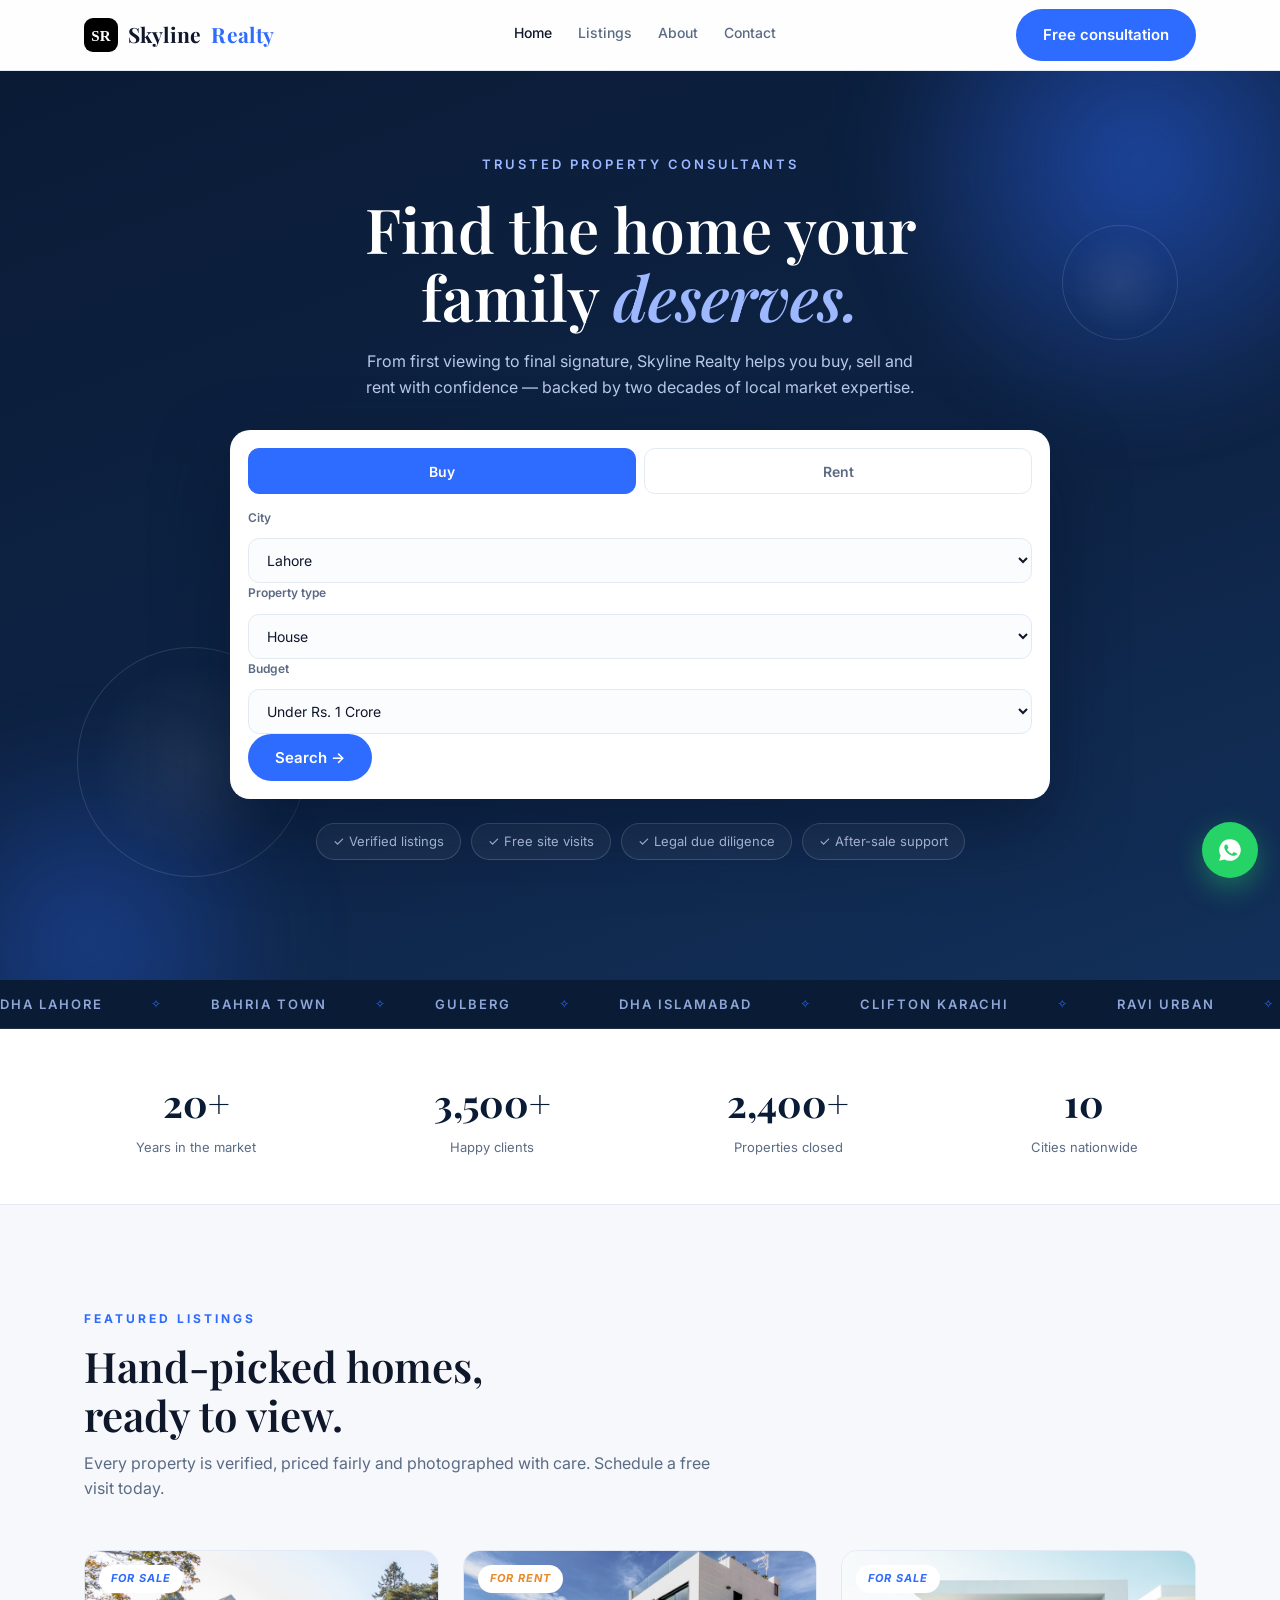
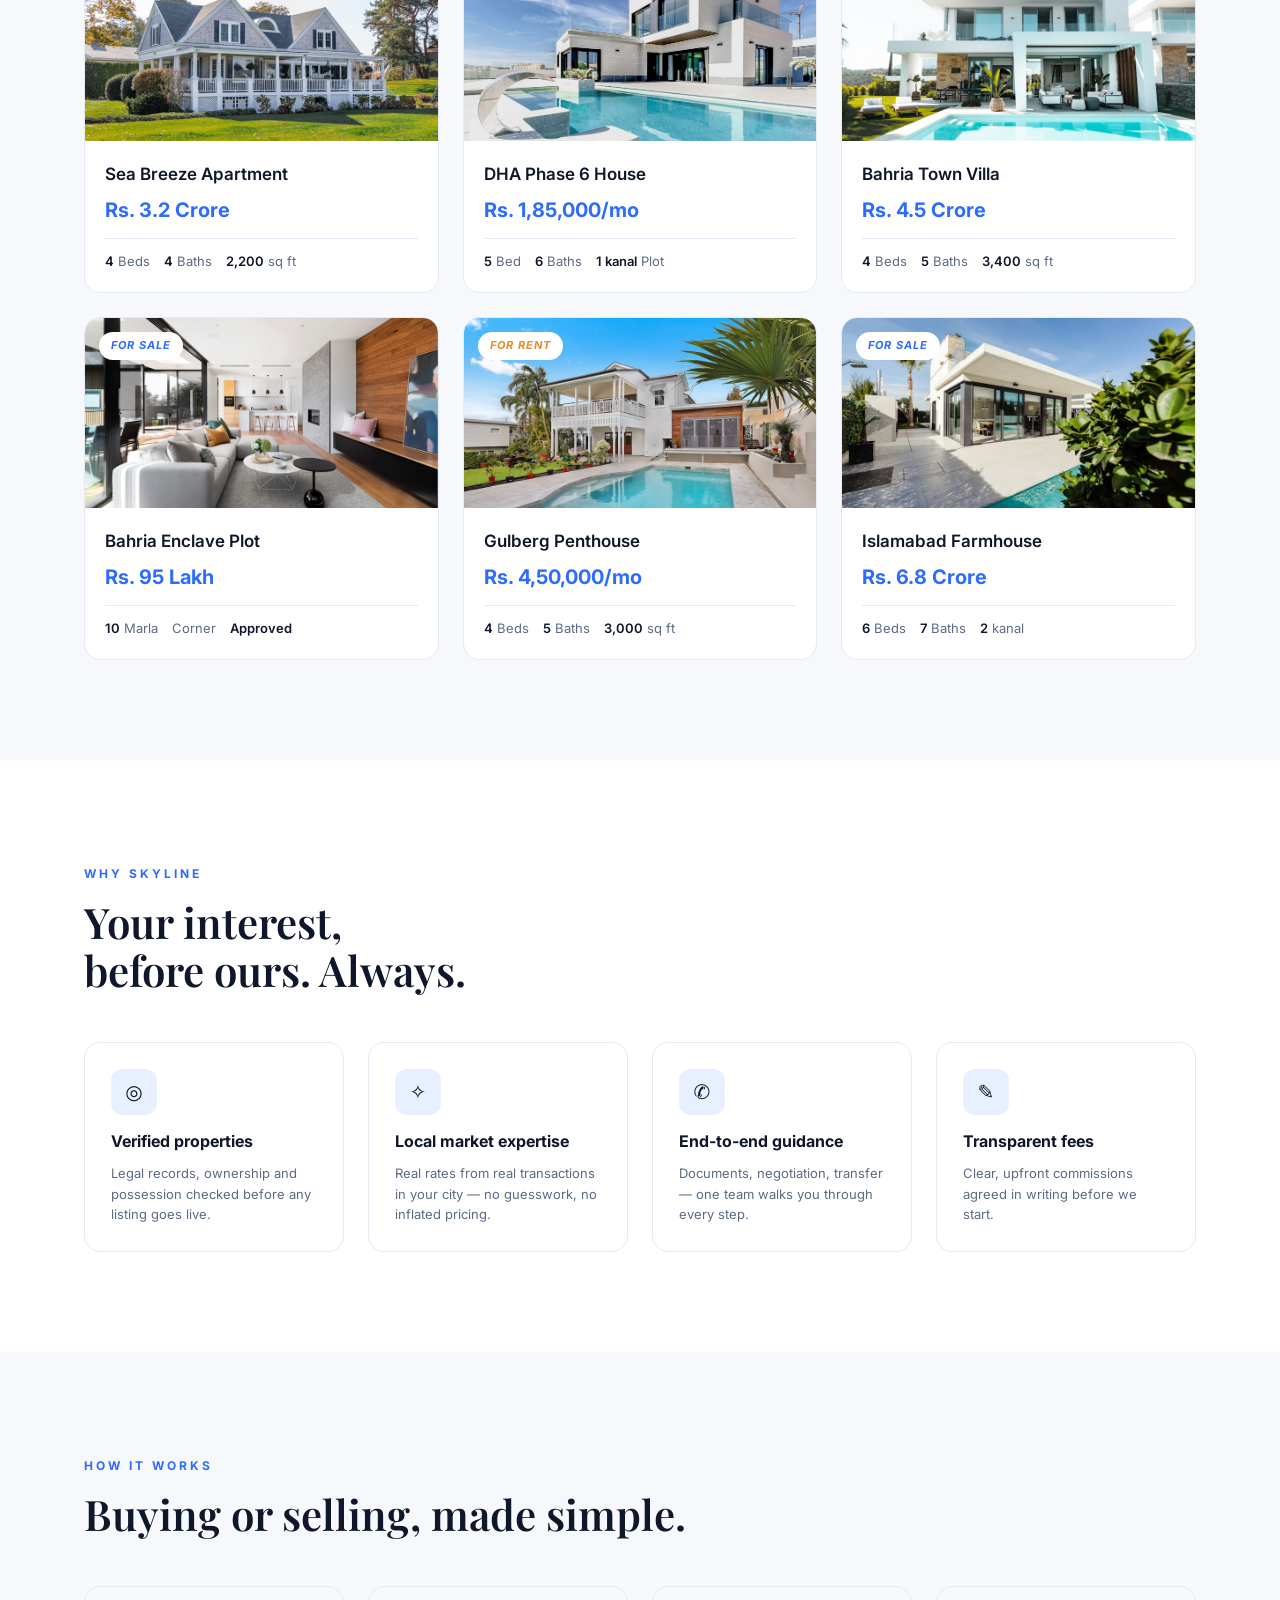
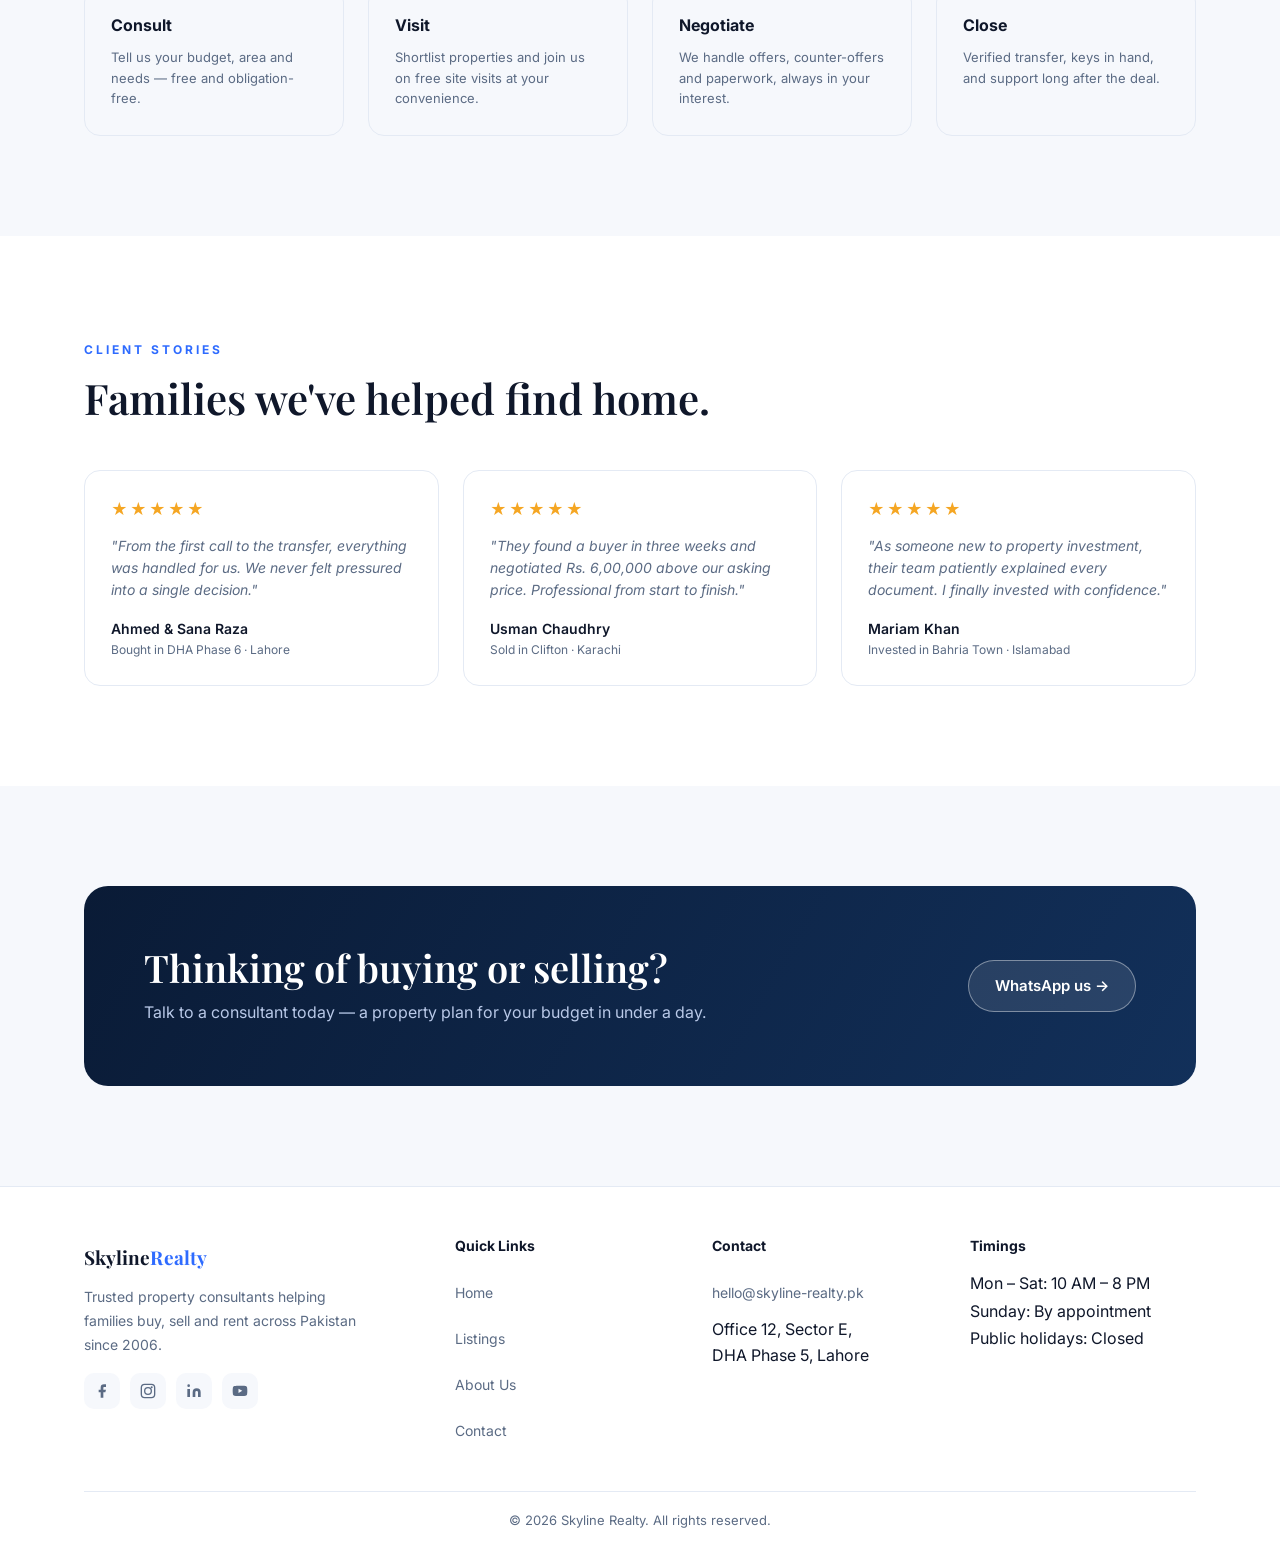
<file: index.html>
<!DOCTYPE html>
<html lang="en">
<head>
  <meta charset="UTF-8" />
  <meta name="viewport" content="width=device-width, initial-scale=1.0" />
<link rel="icon" type="image/svg+xml" href="/favicon.svg" />
  <title>Skyline Realty — Find Your Dream Home</title>
  <meta name="description" content="Skyline Realty — trusted property consultants helping you buy, sell and rent properties across Pakistan." />
  <link rel="preconnect" href="https://fonts.googleapis.com" />
  <link rel="preconnect" href="https://fonts.gstatic.com" crossorigin />
  <link href="https://fonts.googleapis.com/css2?family=Playfair+Display:wght@500;600;700&family=Inter:wght@400;500;600;700&display=swap" rel="stylesheet" />
  <link rel="stylesheet" href="css/style.css" />
</head>
<body>
<div class="sp" id="sp" aria-hidden="true"></div>
<a class="skip" href="#main">Skip to content</a>

<header>
  <div class="container nav">
    <a class="brand" href="index.html"><svg class="logo" width="34" height="34" viewBox="0 0 34 34" aria-hidden="true"><rect width="34" height="34" rx="9" fill="2E6BFF"/><text x="17" y="23" text-anchor="middle" font-family="Georgia,serif" font-size="15" fill="#fff">SR</text></svg>Skyline<span>Realty</span></a>
    <nav class="nav-links" aria-label="Primary">
      <a href="index.html" aria-current="page">Home</a>
      <a href="listings.html">Listings</a>
      <a href="about.html">About</a>
      <a href="contact.html">Contact</a>
    </nav>
    <a class="btn btn-blue" href="contact.html">Free consultation</a>
    <button class="nav-toggle" aria-label="Toggle navigation" aria-expanded="false">
      <span></span><span></span><span></span>
    </button>
  </div>
</header>

<main id="main">
  <section class="hero" id="top">
    <div class="hero-fx" aria-hidden="true">
      <div class="glow"></div>
      <div class="glow g2"></div>
      <div class="orb o1"></div>
      <div class="orb o2"></div>
    </div>
    <div class="container">
      <div class="hero-inner">
        <span class="kicker rise" style="--d:.05s">Trusted property consultants</span>
        <h1 class="rise" style="--d:.15s">Find the home your family <em>deserves.</em></h1>
        <p class="rise" style="--d:.25s">From first viewing to final signature, Skyline Realty helps you buy, sell and rent with confidence — backed by two decades of local market expertise.</p>
        <form class="search rise" style="--d:.35s" action="listings.html" method="get">
          <div class="tabs" role="tablist">
            <button type="button" class="active">Buy</button>
            <button type="button">Rent</button>
          </div>
          <div class="search-form">
            <div style="display:grid;gap:6px">
              <label for="h-city">City</label>
              <select id="h-city" name="city"><option>Lahore</option><option>Karachi</option><option>Islamabad</option><option>Rawalpindi</option></select>
            </div>
            <div style="display:grid;gap:6px">
              <label for="h-type">Property type</label>
              <select id="h-type" name="type"><option>House</option><option>Apartment</option><option>Plot</option><option>Commercial</option></select>
            </div>
            <div style="display:grid;gap:6px">
              <label for="h-budget">Budget</label>
              <select id="h-budget" name="budget"><option>Under Rs. 1 Crore</option><option>Rs. 1–3 Crore</option><option>Rs. 3–7 Crore</option><option>Rs. 7 Crore+</option></select>
            </div>
            <button class="btn btn-blue" type="submit">Search →</button>
          </div>
        </form>
        <div class="trust-chips rise" style="--d:.45s">
          <span>✓ Verified listings</span>
          <span>✓ Free site visits</span>
          <span>✓ Legal due diligence</span>
          <span>✓ After-sale support</span>
        </div>
      </div>
    </div>
  </section>

  <div class="marquee" aria-hidden="true">
    <div class="marquee-track">
      <span>DHA Lahore</span><span>Bahria Town</span><span>Gulberg</span><span>DHA Islamabad</span><span>Clifton Karachi</span><span>Ravi Urban</span><span>DHA Peshawar</span><span>Overseas Ready</span><span>Installment Plans</span>
      <span>DHA Lahore</span><span>Bahria Town</span><span>Gulberg</span><span>DHA Islamabad</span><span>Clifton Karachi</span><span>Ravi Urban</span><span>DHA Peshawar</span><span>Overseas Ready</span><span>Installment Plans</span>
    </div>
  </div>

  <div class="stats">
    <div class="container stats-grid">
      <div class="stat"><strong data-count="20" data-suffix="+">20+</strong><span>Years in the market</span></div>
      <div class="stat"><strong data-count="3500" data-suffix="+">3,500+</strong><span>Happy clients</span></div>
      <div class="stat"><strong data-count="2400" data-suffix="+">2,400+</strong><span>Properties closed</span></div>
      <div class="stat"><strong data-count="10" data-suffix="">10</strong><span>Cities nationwide</span></div>
    </div>
  </div>

  <section id="listings">
    <div class="container">
      <div class="sec-head reveal">
        <span class="kicker">Featured listings</span>
        <h2>Hand-picked homes, ready to view.</h2>
        <p>Every property is verified, priced fairly and photographed with care. Schedule a free visit today.</p>
      </div>
      <div class="listing-grid">
        <article class="prop reveal">
          <div class="facade"><img src="images/prop-02.jpg" alt="Sea Breeze Apartment" loading="lazy"><i class="tag sale">For Sale</i></div>
          <div class="prop-body"><h3>Sea Breeze Apartment</h3><div class="price">Rs. 3.2 Crore</div><div class="meta"><span><b>4</b> Beds</span><span><b>4</b> Baths</span><span><b>2,200</b> sq ft</span></div></div>
        </article>
        <article class="prop reveal">
          <div class="facade"><img src="images/prop-07.jpg" alt="DHA Phase 6 House" loading="lazy"><i class="tag rent">For Rent</i></div>
          <div class="prop-body"><h3>DHA Phase 6 House</h3><div class="price">Rs. 1,85,000/mo</div><div class="meta"><span><b>5</b> Bed</span><span><b>6</b> Baths</span><span><b>1 kanal</b> Plot</span></div></div>
        </article>
        <article class="prop reveal">
          <div class="facade"><img src="images/prop-04.jpg" alt="Bahria Town Villa" loading="lazy"><i class="tag sale">For Sale</i></div>
          <div class="prop-body"><h3>Bahria Town Villa</h3><div class="price">Rs. 4.5 Crore</div><div class="meta"><span><b>4</b> Beds</span><span><b>5</b> Baths</span><span><b>3,400</b> sq ft</span></div></div>
        </article>
        <article class="prop reveal">
          <div class="facade"><img src="images/prop-06.jpg" alt="Bahria Enclave Plot" loading="lazy"><i class="tag sale">For Sale</i></div>
          <div class="prop-body"><h3>Bahria Enclave Plot</h3><div class="price">Rs. 95 Lakh</div><div class="meta"><span><b>10</b> Marla</span><span>Corner</span><span><b>Approved</b></span></div></div>
        </article>
        <article class="prop reveal">
          <div class="facade"><img src="images/prop-08.jpg" alt="Gulberg Penthouse" loading="lazy"><i class="tag rent">For Rent</i></div>
          <div class="prop-body"><h3>Gulberg Penthouse</h3><div class="price">Rs. 4,50,000/mo</div><div class="meta"><span><b>4</b> Beds</span><span><b>5</b> Baths</span><span><b>3,000</b> sq ft</span></div></div>
        </article>
        <article class="prop reveal">
          <div class="facade"><img src="images/prop-03.jpg" alt="Islamabad Farmhouse" loading="lazy"><i class="tag sale">For Sale</i></div>
          <div class="prop-body"><h3>Islamabad Farmhouse</h3><div class="price">Rs. 6.8 Crore</div><div class="meta"><span><b>6</b> Beds</span><span><b>7</b> Baths</span><span><b>2</b> kanal</span></div></div>
        </article>
      </div>
    </div>
  </section>

  <section id="why" class="alt">
    <div class="container">
      <div class="sec-head reveal">
        <span class="kicker">Why Skyline</span>
        <h2>Your interest, before ours. Always.</h2>
      </div>
      <div class="why-grid">
        <div class="why reveal"><span class="ic">◎</span><h3>Verified properties</h3><p>Legal records, ownership and possession checked before any listing goes live.</p></div>
        <div class="why reveal"><span class="ic">✧</span><h3>Local market expertise</h3><p>Real rates from real transactions in your city — no guesswork, no inflated pricing.</p></div>
        <div class="why reveal"><span class="ic">✆</span><h3>End-to-end guidance</h3><p>Documents, negotiation, transfer — one team walks you through every step.</p></div>
        <div class="why reveal"><span class="ic">✎</span><h3>Transparent fees</h3><p>Clear, upfront commissions agreed in writing before we start.</p></div>
      </div>
    </div>
  </section>

  <section id="process">
    <div class="container">
      <div class="sec-head reveal">
        <span class="kicker">How it works</span>
        <h2>Buying or selling, made simple.</h2>
      </div>
      <div class="steps">
        <div class="step reveal"><h3>Consult</h3><p>Tell us your budget, area and needs — free and obligation-free.</p></div>
        <div class="step reveal"><h3>Visit</h3><p>Shortlist properties and join us on free site visits at your convenience.</p></div>
        <div class="step reveal"><h3>Negotiate</h3><p>We handle offers, counter-offers and paperwork, always in your interest.</p></div>
        <div class="step reveal"><h3>Close</h3><p>Verified transfer, keys in hand, and support long after the deal.</p></div>
      </div>
    </div>
  </section>

  <section id="stories" class="alt">
    <div class="container">
      <div class="sec-head reveal">
        <span class="kicker">Client stories</span>
        <h2>Families we've helped find home.</h2>
      </div>
      <div class="tst-grid">
        <div class="tst reveal">
          <div class="stars">★★★★★</div>
          <p>"From the first call to the transfer, everything was handled for us. We never felt pressured into a single decision."</p>
          <div class="who">Ahmed &amp; Sana Raza<span>Bought in DHA Phase 6 · Lahore</span></div>
        </div>
        <div class="tst reveal">
          <div class="stars">★★★★★</div>
          <p>"They found a buyer in three weeks and negotiated Rs. 6,00,000 above our asking price. Professional from start to finish."</p>
          <div class="who">Usman Chaudhry<span>Sold in Clifton · Karachi</span></div>
        </div>
        <div class="tst reveal">
          <div class="stars">★★★★★</div>
          <p>"As someone new to property investment, their team patiently explained every document. I finally invested with confidence."</p>
          <div class="who">Mariam Khan<span>Invested in Bahria Town · Islamabad</span></div>
        </div>
      </div>
    </div>
  </section>

  <section id="contact">
    <div class="container">
      <div class="cta-band reveal">
        <div>
          <h2>Thinking of buying or selling?</h2>
          <p>Talk to a consultant today — a property plan for your budget in under a day.</p>
        </div>
        <a class="btn btn-line" style="background:rgba(255,255,255,.1);border-color:rgba(255,255,255,.4);color:#fff" href="contact.html" target="_blank" rel="noopener">WhatsApp us →</a>
      </div>
    </div>
  </section>
</main>

<footer class="site-footer">
  <div class="container">
    <div class="footer-grid">
      <div class="footer-brand">
        <a class="brand" href="index.html">Skyline<span>Realty</span></a>
        <p>Trusted property consultants helping families buy, sell and rent across Pakistan since 2006.</p>
        <div class="footer-social">
          <a href="#" aria-label="Facebook"><svg width="16" height="16" fill="currentColor" viewBox="0 0 24 24"><path d="M18 2h-3a5 5 0 0 0-5 5v3H7v4h3v8h4v-8h3l1-4h-4V7a1 1 0 0 1 1-1h3z"/></svg></a>
          <a href="#" aria-label="Instagram"><svg width="16" height="16" fill="none" stroke="currentColor" stroke-width="2" viewBox="0 0 24 24"><rect x="2" y="2" width="20" height="20" rx="5"/><circle cx="12" cy="12" r="5"/><circle cx="17.5" cy="6.5" r="1.5" fill="currentColor" stroke="none"/></svg></a>
          <a href="#" aria-label="LinkedIn"><svg width="16" height="16" fill="currentColor" viewBox="0 0 24 24"><path d="M16 8a6 6 0 0 1 6 6v7h-4v-7a2 2 0 0 0-4 0v7h-4v-7a6 6 0 0 1 6-6zM2 9h4v12H2zM4 2a2 2 0 1 1 0 4 2 2 0 0 1 0-4z"/></svg></a>
          <a href="#" aria-label="YouTube"><svg width="16" height="16" fill="currentColor" viewBox="0 0 24 24"><path d="M22.54 6.42a2.78 2.78 0 0 0-1.94-2C18.88 4 12 4 12 4s-6.88 0-8.6.46a2.78 2.78 0 0 0-1.94 2A29 29 0 0 0 1 11.75a29 29 0 0 0 .46 5.33A2.78 2.78 0 0 0 3.4 19.1c1.72.46 8.6.46 8.6.46s6.88 0 8.6-.46a2.78 2.78 0 0 0 1.94-2 29 29 0 0 0 .46-5.25 29 29 0 0 0-.46-5.43zM9.75 15.02V8.48l5.75 3.27-5.75 3.27z"/></svg></a>
        </div>
      </div>
      <div class="footer-col">
        <h4>Quick Links</h4>
        <ul>
          <li><a href="index.html">Home</a></li>
          <li><a href="listings.html">Listings</a></li>
          <li><a href="about.html">About Us</a></li>
          <li><a href="contact.html">Contact</a></li>
        </ul>
      </div>
      <div class="footer-col">
        <h4>Contact</h4>
        <ul>
          <li><a href="mailto:hello@skyline-realty.pk">hello@skyline-realty.pk</a></li>
          <li>Office 12, Sector E,<br/>DHA Phase 5, Lahore</li>
        </ul>
      </div>
      <div class="footer-col">
        <h4>Timings</h4>
        <ul>
          <li>Mon – Sat: 10 AM – 8 PM</li>
          <li>Sunday: By appointment</li>
          <li>Public holidays: Closed</li>
        </ul>
      </div>
    </div>
    <div class="footer-bottom">© 2026 Skyline Realty. All rights reserved.</div>
  </div>
</footer>

<a class="wa" href="contact.html" target="_blank" rel="noopener" aria-label="Chat on WhatsApp">
  <svg width="26" height="26" viewBox="0 0 24 24" fill="currentColor" aria-hidden="true"><path d="M12 2a10 10 0 0 0-8.6 15.1L2 22l5-1.3A10 10 0 1 0 12 2zm5.5 14.1c-.2.6-1.2 1.2-1.7 1.2-.5.1-1 .2-3.3-.7-2.8-1.1-4.6-4-4.7-4.2-.1-.2-1.1-1.5-1.1-2.9s.7-2 1-2.3c.2-.3.5-.3.7-.3h.5c.2 0 .4 0 .6.5l.9 2.1c.1.2.1.4 0 .6l-.5.7-.4.4c-.1.1-.3.3-.1.6.2.3.8 1.3 1.7 2.1 1.2 1.1 2.2 1.4 2.5 1.5.3.2.5.1.7-.1l1-1.2c.2-.3.4-.2.7-.1l2 1c.3.1.5.2.6.3.1.1.1.8-.1 1.3z"/></svg>
</a>

<script src="js/main.js"></script>
</body>
</html>
</file>
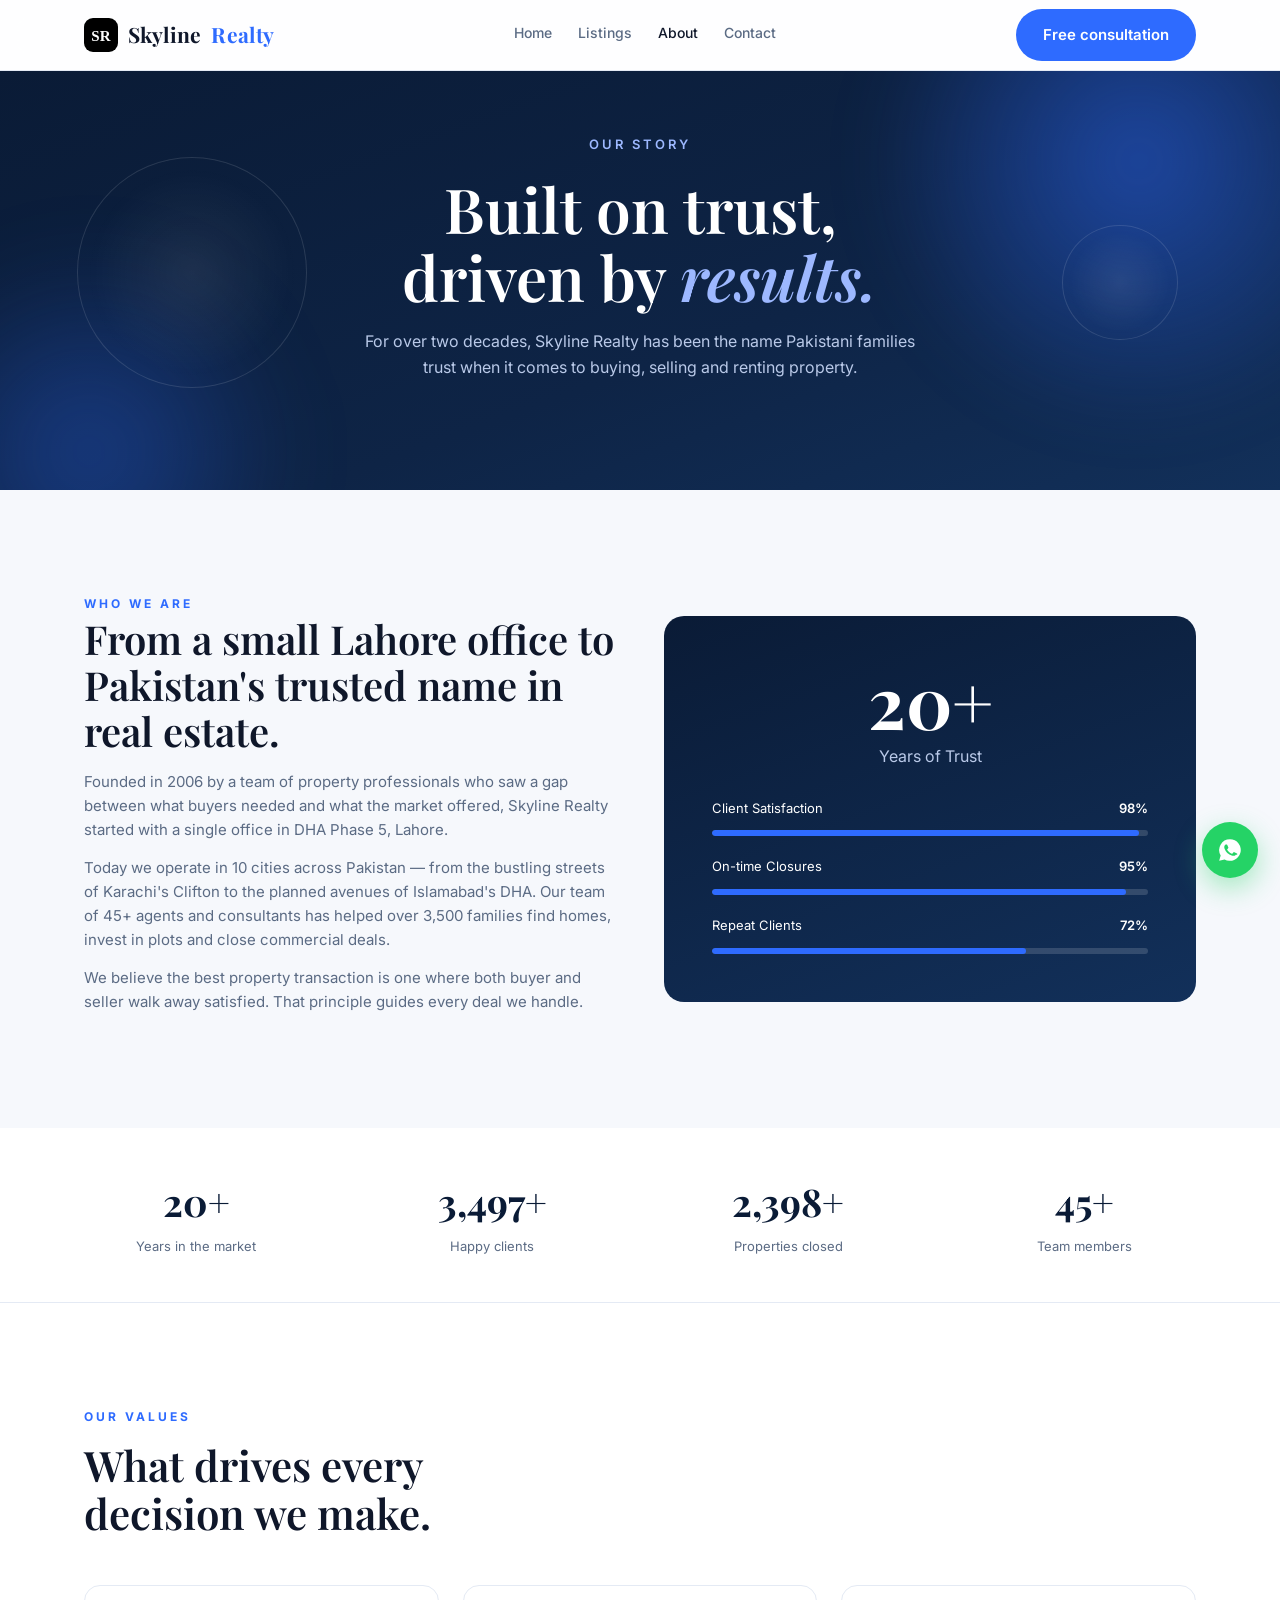
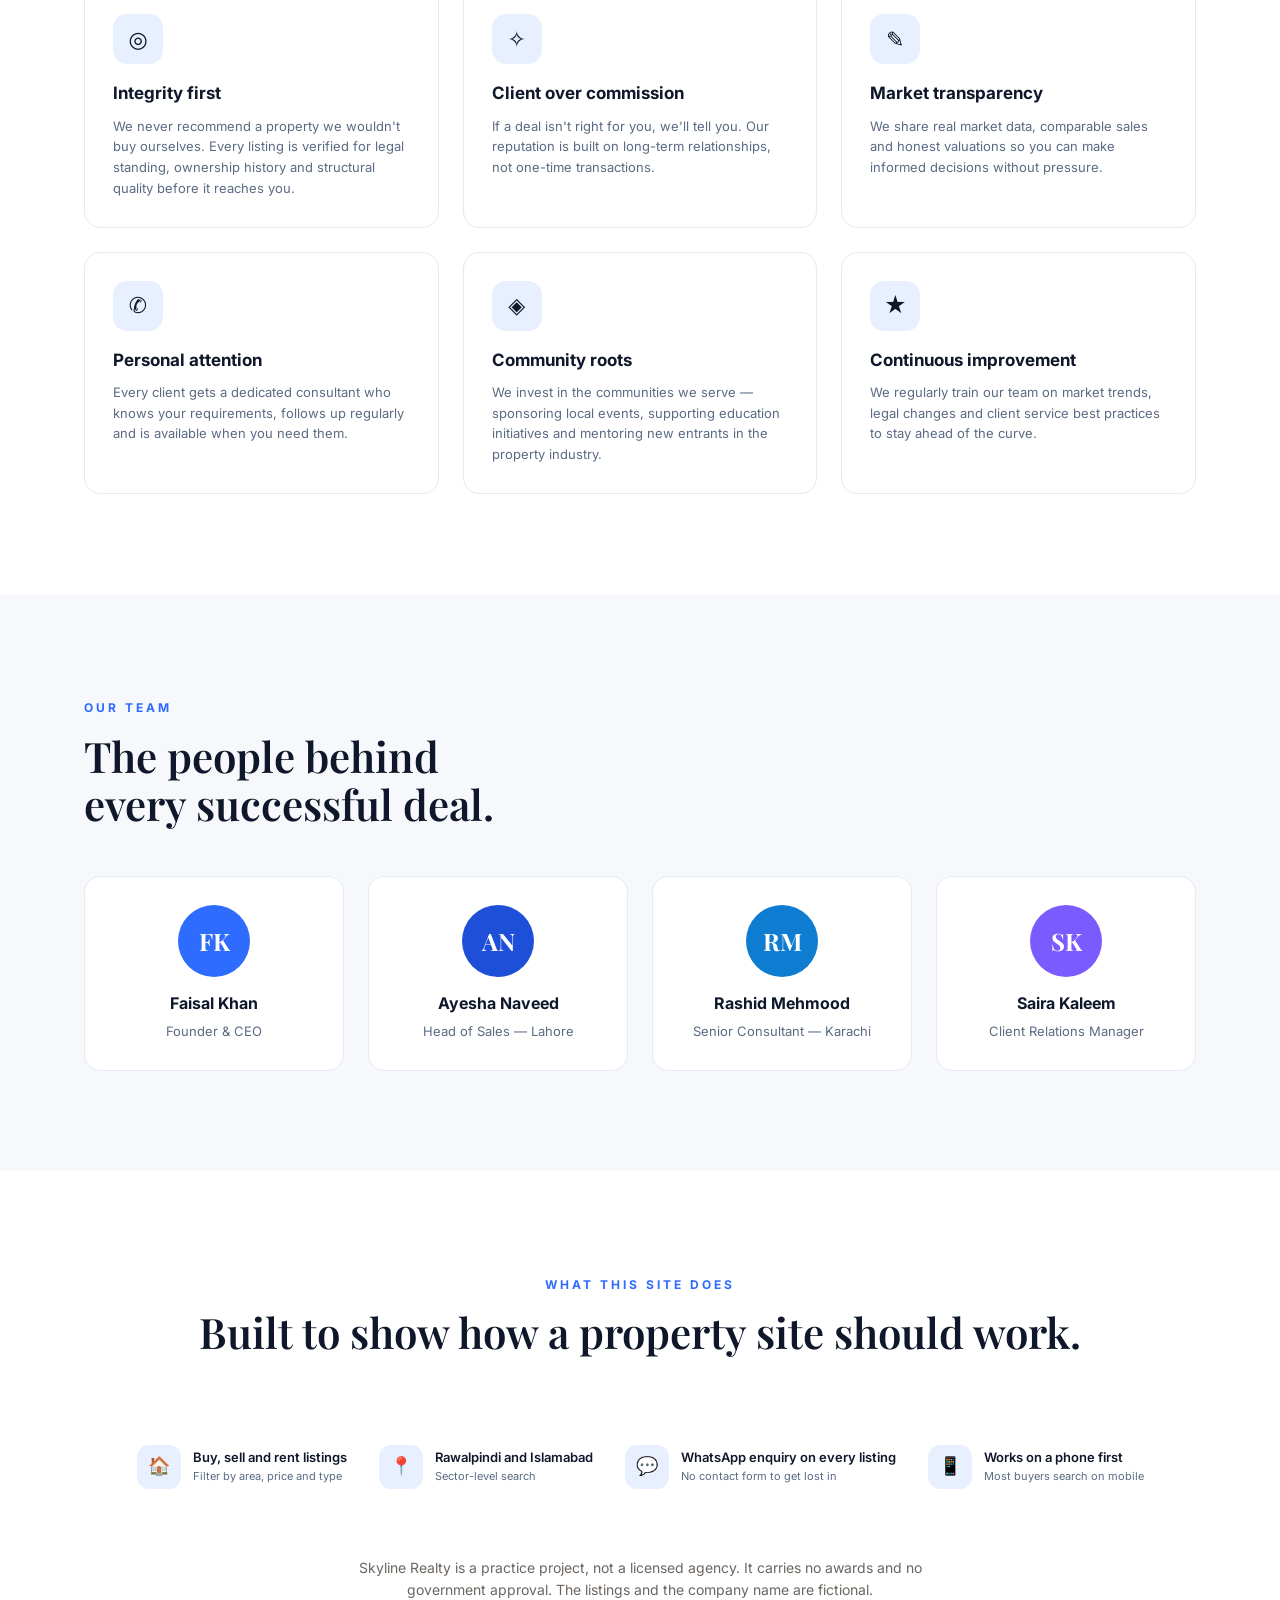
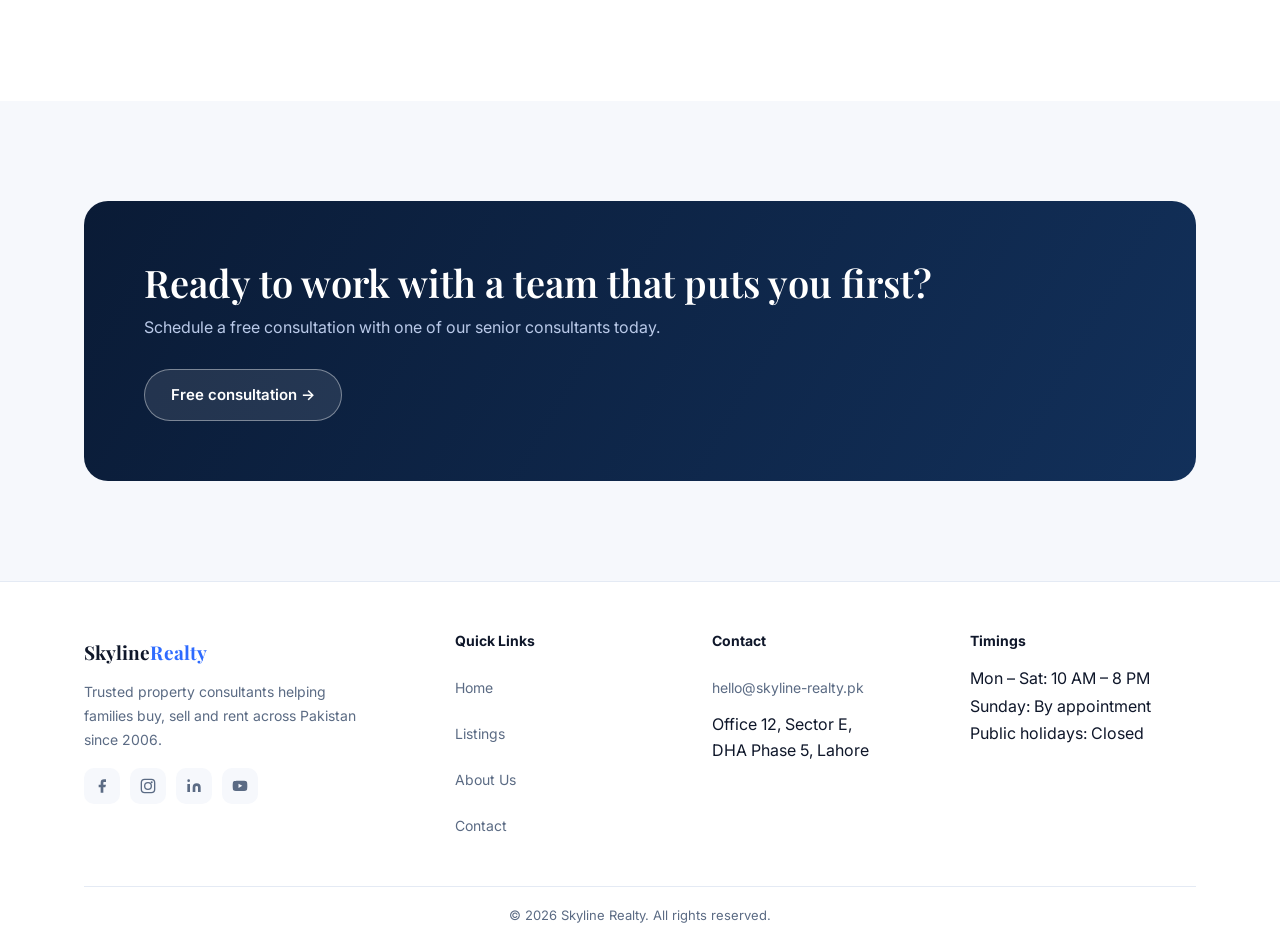
<file: about.html>
<!DOCTYPE html>
<html lang="en">
<head>
  <meta charset="UTF-8" />
  <meta name="viewport" content="width=device-width, initial-scale=1.0" />
<link rel="icon" type="image/svg+xml" href="/favicon.svg" />
  <title>About Us — Skyline Realty</title>
  <meta name="description" content="Learn about Skyline Realty — two decades of trusted property consulting across Pakistan." />
  <link rel="preconnect" href="https://fonts.googleapis.com" />
  <link rel="preconnect" href="https://fonts.gstatic.com" crossorigin />
  <link href="https://fonts.googleapis.com/css2?family=Playfair+Display:wght@500;600;700&family=Inter:wght@400;500;600;700&display=swap" rel="stylesheet" />
  <link rel="stylesheet" href="css/style.css" />
</head>
<body>
<div class="sp" id="sp" aria-hidden="true"></div>
<a class="skip" href="#main">Skip to content</a>

<header>
  <div class="container nav">
    <a class="brand" href="index.html"><svg class="logo" width="34" height="34" viewBox="0 0 34 34" aria-hidden="true"><rect width="34" height="34" rx="9" fill="2E6BFF"/><text x="17" y="23" text-anchor="middle" font-family="Georgia,serif" font-size="15" fill="#fff">SR</text></svg>Skyline<span>Realty</span></a>
    <nav class="nav-links" aria-label="Primary">
      <a href="index.html">Home</a>
      <a href="listings.html">Listings</a>
      <a href="about.html" aria-current="page">About</a>
      <a href="contact.html">Contact</a>
    </nav>
    <a class="btn btn-blue" href="contact.html">Free consultation</a>
    <button class="nav-toggle" aria-label="Toggle navigation" aria-expanded="false">
      <span></span><span></span><span></span>
    </button>
  </div>
</header>

<main id="main">
  <section class="hero" id="top" style="padding:60px 0 80px">
    <div class="hero-fx" aria-hidden="true">
      <div class="glow"></div>
      <div class="glow g2"></div>
      <div class="orb o1"></div>
      <div class="orb o2"></div>
    </div>
    <div class="container">
      <div class="hero-inner">
        <span class="kicker rise" style="--d:.05s">Our story</span>
        <h1 class="rise" style="--d:.15s">Built on trust, driven by <em>results.</em></h1>
        <p class="rise" style="--d:.25s">For over two decades, Skyline Realty has been the name Pakistani families trust when it comes to buying, selling and renting property.</p>
      </div>
    </div>
  </section>

  <!-- Story + Visual -->
  <section>
    <div class="container">
      <div class="about-story reveal">
        <div class="text">
          <span class="kicker" style="font-size:12px;font-weight:700;letter-spacing:3px;text-transform:uppercase;color:var(--blue)">Who we are</span>
          <h2>From a small Lahore office to Pakistan's trusted name in real estate.</h2>
          <p>Founded in 2006 by a team of property professionals who saw a gap between what buyers needed and what the market offered, Skyline Realty started with a single office in DHA Phase 5, Lahore.</p>
          <p>Today we operate in 10 cities across Pakistan — from the bustling streets of Karachi's Clifton to the planned avenues of Islamabad's DHA. Our team of 45+ agents and consultants has helped over 3,500 families find homes, invest in plots and close commercial deals.</p>
          <p>We believe the best property transaction is one where both buyer and seller walk away satisfied. That principle guides every deal we handle.</p>
        </div>
        <div class="about-visual">
          <div class="big-num" data-count="20" data-suffix="+">20+</div>
          <div class="big-label">Years of Trust</div>
          <div style="margin-top:28px;text-align:left;width:100%">
            <div style="display:flex;justify-content:space-between;margin-bottom:12px"><span style="font-size:13px">Client Satisfaction</span><span style="font-size:13px;font-weight:600">98%</span></div>
            <div style="height:6px;background:rgba(255,255,255,.15);border-radius:3px;overflow:hidden"><div style="width:98%;height:100%;background:var(--blue);border-radius:3px"></div></div>
            <div style="display:flex;justify-content:space-between;margin-bottom:12px;margin-top:20px"><span style="font-size:13px">On-time Closures</span><span style="font-size:13px;font-weight:600">95%</span></div>
            <div style="height:6px;background:rgba(255,255,255,.15);border-radius:3px;overflow:hidden"><div style="width:95%;height:100%;background:var(--blue);border-radius:3px"></div></div>
            <div style="display:flex;justify-content:space-between;margin-bottom:12px;margin-top:20px"><span style="font-size:13px">Repeat Clients</span><span style="font-size:13px;font-weight:600">72%</span></div>
            <div style="height:6px;background:rgba(255,255,255,.15);border-radius:3px;overflow:hidden"><div style="width:72%;height:100%;background:var(--blue);border-radius:3px"></div></div>
          </div>
        </div>
      </div>
    </div>
  </section>

  <!-- Stats -->
  <div class="stats">
    <div class="container stats-grid">
      <div class="stat"><strong data-count="20" data-suffix="+">20+</strong><span>Years in the market</span></div>
      <div class="stat"><strong data-count="3500" data-suffix="+">3,500+</strong><span>Happy clients</span></div>
      <div class="stat"><strong data-count="2400" data-suffix="+">2,400+</strong><span>Properties closed</span></div>
      <div class="stat"><strong data-count="45" data-suffix="+">45+</strong><span>Team members</span></div>
    </div>
  </div>

  <!-- Values -->
  <section class="alt">
    <div class="container">
      <div class="sec-head reveal">
        <span class="kicker">Our values</span>
        <h2>What drives every decision we make.</h2>
      </div>
      <div class="values-grid">
        <div class="value-card reveal">
          <span class="ic">◎</span>
          <h3>Integrity first</h3>
          <p>We never recommend a property we wouldn't buy ourselves. Every listing is verified for legal standing, ownership history and structural quality before it reaches you.</p>
        </div>
        <div class="value-card reveal">
          <span class="ic">✧</span>
          <h3>Client over commission</h3>
          <p>If a deal isn't right for you, we'll tell you. Our reputation is built on long-term relationships, not one-time transactions.</p>
        </div>
        <div class="value-card reveal">
          <span class="ic">✎</span>
          <h3>Market transparency</h3>
          <p>We share real market data, comparable sales and honest valuations so you can make informed decisions without pressure.</p>
        </div>
        <div class="value-card reveal">
          <span class="ic">✆</span>
          <h3>Personal attention</h3>
          <p>Every client gets a dedicated consultant who knows your requirements, follows up regularly and is available when you need them.</p>
        </div>
        <div class="value-card reveal">
          <span class="ic">◈</span>
          <h3>Community roots</h3>
          <p>We invest in the communities we serve — sponsoring local events, supporting education initiatives and mentoring new entrants in the property industry.</p>
        </div>
        <div class="value-card reveal">
          <span class="ic">★</span>
          <h3>Continuous improvement</h3>
          <p>We regularly train our team on market trends, legal changes and client service best practices to stay ahead of the curve.</p>
        </div>
      </div>
    </div>
  </section>

  <!-- Team -->
  <section>
    <div class="container">
      <div class="sec-head reveal">
        <span class="kicker">Our team</span>
        <h2>The people behind every successful deal.</h2>
      </div>
      <div class="team-grid">
        <div class="team-card reveal">
          <div class="team-avatar">FK</div>
          <h3>Faisal Khan</h3>
          <p class="role">Founder &amp; CEO</p>
        </div>
        <div class="team-card reveal">
          <div class="team-avatar" style="background:#1D4FD8">AN</div>
          <h3>Ayesha Naveed</h3>
          <p class="role">Head of Sales — Lahore</p>
        </div>
        <div class="team-card reveal">
          <div class="team-avatar" style="background:#0E7CD1">RM</div>
          <h3>Rashid Mehmood</h3>
          <p class="role">Senior Consultant — Karachi</p>
        </div>
        <div class="team-card reveal">
          <div class="team-avatar" style="background:#7A5BFF">SK</div>
          <h3>Saira Kaleem</h3>
          <p class="role">Client Relations Manager</p>
        </div>
      </div>
    </div>
  </section>

  <!-- Practice build: this is a demonstration site, not a licensed agency.
     It must not claim awards, licences or regulatory approval it does not hold. -->
  <section class="alt">
    <div class="container">
      <div class="sec-head reveal" style="text-align:center;max-width:100%">
        <span class="kicker">What this site does</span>
        <h2>Built to show how a property site should work.</h2>
      </div>
      <div class="awards-band reveal">
        <div class="award-item">
          <div class="award-icon">🏠</div>
          <div><div class="award-text">Buy, sell and rent listings</div><div class="award-sub">Filter by area, price and type</div></div>
        </div>
        <div class="award-item">
          <div class="award-icon">📍</div>
          <div><div class="award-text">Rawalpindi and Islamabad</div><div class="award-sub">Sector-level search</div></div>
        </div>
        <div class="award-item">
          <div class="award-icon">💬</div>
          <div><div class="award-text">WhatsApp enquiry on every listing</div><div class="award-sub">No contact form to get lost in</div></div>
        </div>
        <div class="award-item">
          <div class="award-icon">📱</div>
          <div><div class="award-text">Works on a phone first</div><div class="award-sub">Most buyers search on mobile</div></div>
        </div>
      </div>
      <p style="text-align:center;max-width:640px;margin:28px auto 0;color:#6b6560;font-size:14px" class="reveal">
        Skyline Realty is a practice project, not a licensed agency. It carries no awards and no government approval. The listings and the company name are fictional.
      </p>
    </div>
  </section>

  <!-- CTA -->
  <section>
    <div class="container">
      <div class="cta-band reveal">
        <div>
          <h2>Ready to work with a team that puts you first?</h2>
          <p>Schedule a free consultation with one of our senior consultants today.</p>
        </div>
        <a class="btn btn-line" style="background:rgba(255,255,255,.1);border-color:rgba(255,255,255,.4);color:#fff" href="contact.html">Free consultation →</a>
      </div>
    </div>
  </section>
</main>

<footer class="site-footer">
  <div class="container">
    <div class="footer-grid">
      <div class="footer-brand">
        <a class="brand" href="index.html">Skyline<span>Realty</span></a>
        <p>Trusted property consultants helping families buy, sell and rent across Pakistan since 2006.</p>
        <div class="footer-social">
          <a href="#" aria-label="Facebook"><svg width="16" height="16" fill="currentColor" viewBox="0 0 24 24"><path d="M18 2h-3a5 5 0 0 0-5 5v3H7v4h3v8h4v-8h3l1-4h-4V7a1 1 0 0 1 1-1h3z"/></svg></a>
          <a href="#" aria-label="Instagram"><svg width="16" height="16" fill="none" stroke="currentColor" stroke-width="2" viewBox="0 0 24 24"><rect x="2" y="2" width="20" height="20" rx="5"/><circle cx="12" cy="12" r="5"/><circle cx="17.5" cy="6.5" r="1.5" fill="currentColor" stroke="none"/></svg></a>
          <a href="#" aria-label="LinkedIn"><svg width="16" height="16" fill="currentColor" viewBox="0 0 24 24"><path d="M16 8a6 6 0 0 1 6 6v7h-4v-7a2 2 0 0 0-4 0v7h-4v-7a6 6 0 0 1 6-6zM2 9h4v12H2zM4 2a2 2 0 1 1 0 4 2 2 0 0 1 0-4z"/></svg></a>
          <a href="#" aria-label="YouTube"><svg width="16" height="16" fill="currentColor" viewBox="0 0 24 24"><path d="M22.54 6.42a2.78 2.78 0 0 0-1.94-2C18.88 4 12 4 12 4s-6.88 0-8.6.46a2.78 2.78 0 0 0-1.94 2A29 29 0 0 0 1 11.75a29 29 0 0 0 .46 5.33A2.78 2.78 0 0 0 3.4 19.1c1.72.46 8.6.46 8.6.46s6.88 0 8.6-.46a2.78 2.78 0 0 0 1.94-2 29 29 0 0 0 .46-5.25 29 29 0 0 0-.46-5.43zM9.75 15.02V8.48l5.75 3.27-5.75 3.27z"/></svg></a>
        </div>
      </div>
      <div class="footer-col">
        <h4>Quick Links</h4>
        <ul>
          <li><a href="index.html">Home</a></li>
          <li><a href="listings.html">Listings</a></li>
          <li><a href="about.html">About Us</a></li>
          <li><a href="contact.html">Contact</a></li>
        </ul>
      </div>
      <div class="footer-col">
        <h4>Contact</h4>
        <ul>
          <li><a href="mailto:hello@skyline-realty.pk">hello@skyline-realty.pk</a></li>
          <li>Office 12, Sector E,<br/>DHA Phase 5, Lahore</li>
        </ul>
      </div>
      <div class="footer-col">
        <h4>Timings</h4>
        <ul>
          <li>Mon – Sat: 10 AM – 8 PM</li>
          <li>Sunday: By appointment</li>
          <li>Public holidays: Closed</li>
        </ul>
      </div>
    </div>
    <div class="footer-bottom">© 2026 Skyline Realty. All rights reserved.</div>
  </div>
</footer>

<a class="wa" href="contact.html" target="_blank" rel="noopener" aria-label="Chat on WhatsApp">
  <svg width="26" height="26" viewBox="0 0 24 24" fill="currentColor" aria-hidden="true"><path d="M12 2a10 10 0 0 0-8.6 15.1L2 22l5-1.3A10 10 0 1 0 12 2zm5.5 14.1c-.2.6-1.2 1.2-1.7 1.2-.5.1-1 .2-3.3-.7-2.8-1.1-4.6-4-4.7-4.2-.1-.2-1.1-1.5-1.1-2.9s.7-2 1-2.3c.2-.3.5-.3.7-.3h.5c.2 0 .4 0 .6.5l.9 2.1c.1.2.1.4 0 .6l-.5.7-.4.4c-.1.1-.3.3-.1.6.2.3.8 1.3 1.7 2.1 1.2 1.1 2.2 1.4 2.5 1.5.3.2.5.1.7-.1l1-1.2c.2-.3.4-.2.7-.1l2 1c.3.1.5.2.6.3.1.1.1.8-.1 1.3z"/></svg>
</a>

<script src="js/main.js"></script>
</body>
</html>
</file>
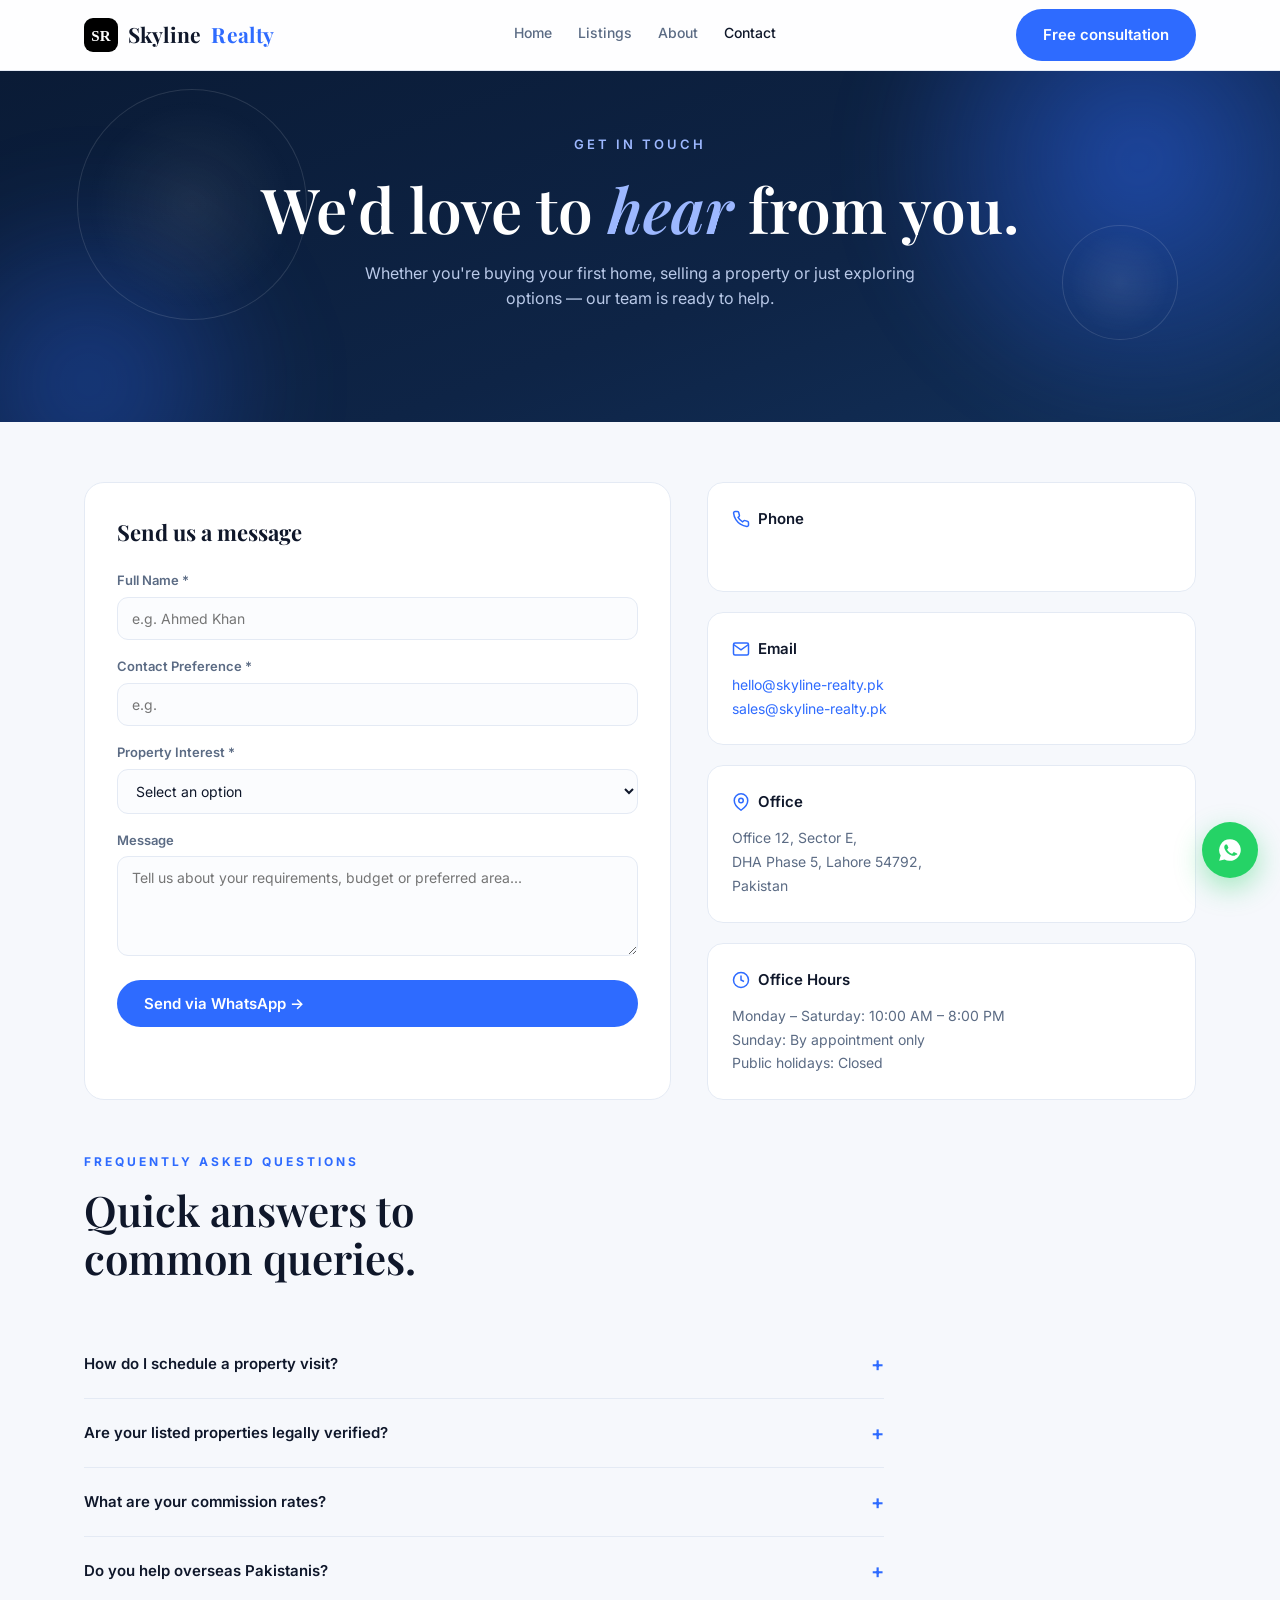
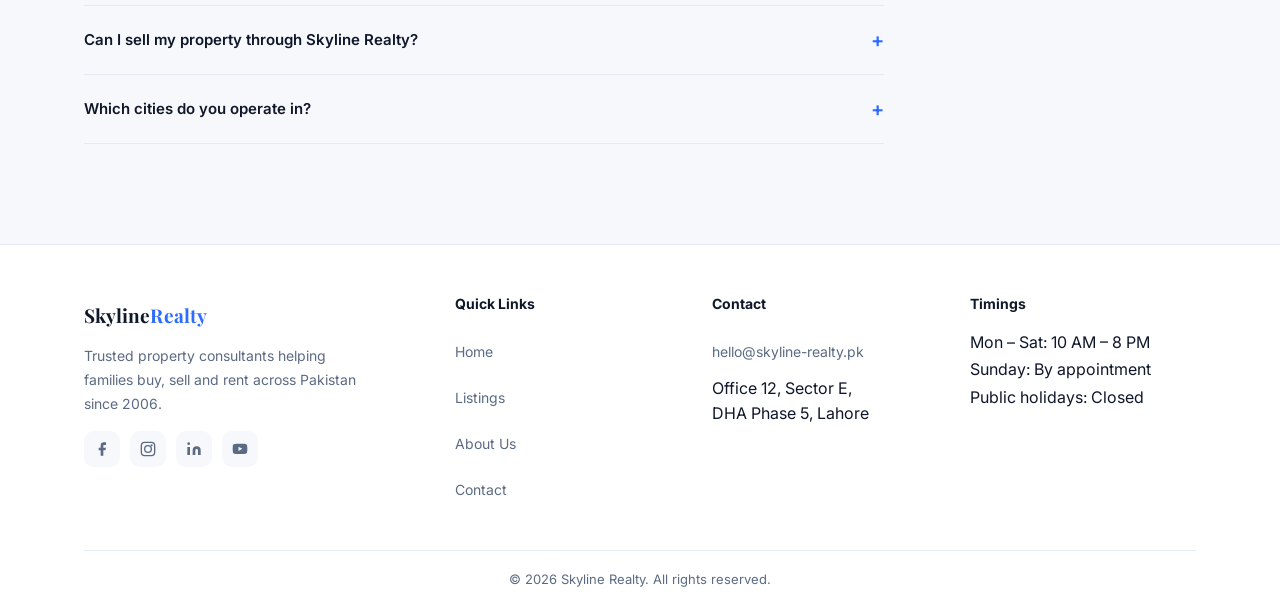
<file: contact.html>
<!DOCTYPE html>
<html lang="en">
<head>
  <meta charset="UTF-8" />
  <meta name="viewport" content="width=device-width, initial-scale=1.0" />
<link rel="icon" type="image/svg+xml" href="/favicon.svg" />
  <title>Contact Us — Skyline Realty</title>
  <meta name="description" content="Get in touch with Skyline Realty. Free property consultation, office location and contact details." />
  <link rel="preconnect" href="https://fonts.googleapis.com" />
  <link rel="preconnect" href="https://fonts.gstatic.com" crossorigin />
  <link href="https://fonts.googleapis.com/css2?family=Playfair+Display:wght@500;600;700&family=Inter:wght@400;500;600;700&display=swap" rel="stylesheet" />
  <link rel="stylesheet" href="css/style.css" />
</head>
<body>
<div class="sp" id="sp" aria-hidden="true"></div>
<a class="skip" href="#main">Skip to content</a>

<header>
  <div class="container nav">
    <a class="brand" href="index.html"><svg class="logo" width="34" height="34" viewBox="0 0 34 34" aria-hidden="true"><rect width="34" height="34" rx="9" fill="2E6BFF"/><text x="17" y="23" text-anchor="middle" font-family="Georgia,serif" font-size="15" fill="#fff">SR</text></svg>Skyline<span>Realty</span></a>
    <nav class="nav-links" aria-label="Primary">
      <a href="index.html">Home</a>
      <a href="listings.html">Listings</a>
      <a href="about.html">About</a>
      <a href="contact.html" aria-current="page">Contact</a>
    </nav>
    <a class="btn btn-blue" href="contact.html">Free consultation</a>
    <button class="nav-toggle" aria-label="Toggle navigation" aria-expanded="false">
      <span></span><span></span><span></span>
    </button>
  </div>
</header>

<main id="main">
  <section class="hero" id="top" style="padding:60px 0 80px">
    <div class="hero-fx" aria-hidden="true">
      <div class="glow"></div>
      <div class="glow g2"></div>
      <div class="orb o1"></div>
      <div class="orb o2"></div>
    </div>
    <div class="container">
      <div class="hero-inner">
        <span class="kicker rise" style="--d:.05s">Get in touch</span>
        <h1 class="rise" style="--d:.15s">We'd love to <em>hear</em> from you.</h1>
        <p class="rise" style="--d:.25s">Whether you're buying your first home, selling a property or just exploring options — our team is ready to help.</p>
      </div>
    </div>
  </section>

  <section style="margin-top:-40px;position:relative;z-index:4">
    <div class="container">
      <div class="contact-grid">
        <!-- Form -->
        <div class="contact-form reveal">
          <h3>Send us a message</h3>
          <form id="contact-form" novalidate>
            <div class="form-group">
              <label for="cf-name">Full Name *</label>
              <input type="text" id="cf-name" name="name" placeholder="e.g. Ahmed Khan" required />
              <p class="error">Please enter your name.</p>
            </div>
            <div class="form-group">
              <label for="cf-phone">Contact Preference *</label>
              <input type="tel" id="cf-phone" name="phone" placeholder="e.g. " required />
              <p class="error">Please enter your phone number.</p>
            </div>
            <div class="form-group">
              <label for="cf-interest">Property Interest *</label>
              <select id="cf-interest" name="interest" required>
                <option value="">Select an option</option>
                <option>Buy a house</option>
                <option>Buy an apartment</option>
                <option>Buy a plot</option>
                <option>Rent a property</option>
                <option>Sell my property</option>
                <option>Commercial property</option>
                <option>Investment consultation</option>
              </select>
              <p class="error">Please select your interest.</p>
            </div>
            <div class="form-group">
              <label for="cf-message">Message</label>
              <textarea id="cf-message" name="message" placeholder="Tell us about your requirements, budget or preferred area..."></textarea>
            </div>
            <button class="btn btn-blue" type="submit" style="width:100%">Send via WhatsApp →</button>
          </form>
        </div>

        <!-- Info cards -->
        <div class="contact-info">
          <div class="info-card reveal">
            <h4>
              <svg width="18" height="18" fill="none" stroke="var(--blue)" stroke-width="2" viewBox="0 0 24 24"><path d="M22 16.92v3a2 2 0 0 1-2.18 2 19.79 19.79 0 0 1-8.63-3.07 19.5 19.5 0 0 1-6-6 19.79 19.79 0 0 1-3.07-8.67A2 2 0 0 1 4.11 2h3a2 2 0 0 1 2 1.72c.127.96.361 1.903.7 2.81a2 2 0 0 1-.45 2.11L8.09 9.91a16 16 0 0 0 6 6l1.27-1.27a2 2 0 0 1 2.11-.45c.907.339 1.85.573 2.81.7A2 2 0 0 1 22 16.92z"/></svg>
              Phone
            </h4>
            <p><br/></p>
          </div>
          <div class="info-card reveal">
            <h4>
              <svg width="18" height="18" fill="none" stroke="var(--blue)" stroke-width="2" viewBox="0 0 24 24"><path d="M4 4h16c1.1 0 2 .9 2 2v12c0 1.1-.9 2-2 2H4c-1.1 0-2-.9-2-2V6c0-1.1.9-2 2-2z"/><polyline points="22,6 12,13 2,6"/></svg>
              Email
            </h4>
            <p><a href="mailto:hello@skyline-realty.pk">hello@skyline-realty.pk</a><br/><a href="mailto:sales@skyline-realty.pk">sales@skyline-realty.pk</a></p>
          </div>
          <div class="info-card reveal">
            <h4>
              <svg width="18" height="18" fill="none" stroke="var(--blue)" stroke-width="2" viewBox="0 0 24 24"><path d="M21 10c0 7-9 13-9 13s-9-6-9-13a9 9 0 0 1 18 0z"/><circle cx="12" cy="10" r="3"/></svg>
              Office
            </h4>
            <p>Office 12, Sector E,<br/>DHA Phase 5, Lahore 54792,<br/>Pakistan</p>
          </div>
          <div class="info-card reveal">
            <h4>
              <svg width="18" height="18" fill="none" stroke="var(--blue)" stroke-width="2" viewBox="0 0 24 24"><circle cx="12" cy="12" r="10"/><polyline points="12 6 12 12 16 14"/></svg>
              Office Hours
            </h4>
            <p>Monday – Saturday: 10:00 AM – 8:00 PM<br/>Sunday: By appointment only<br/>Public holidays: Closed</p>
          </div>
        </div>
      </div>

      <!-- FAQ -->
      <div class="faq-list">
        <div class="sec-head reveal" style="margin-top:48px">
          <span class="kicker">Frequently asked questions</span>
          <h2>Quick answers to common queries.</h2>
        </div>

        <details class="faq-item reveal">
          <summary>How do I schedule a property visit?</summary>
          <div class="faq-answer">Simply message us on WhatsApp or fill out the contact form above. A consultant will get in touch within a few hours to arrange a free site visit at your preferred time. We cover all major housing societies in Lahore, Karachi and Islamabad.</div>
        </details>
        <details class="faq-item reveal">
          <summary>Are your listed properties legally verified?</summary>
          <div class="faq-answer">Yes. Every property listed by Skyline Realty undergoes a thorough legal check including ownership verification, society approval status, encumbrance certificate and possession status. We never list a property we haven't verified ourselves.</div>
        </details>
        <details class="faq-item reveal">
          <summary>What are your commission rates?</summary>
          <div class="faq-answer">Our commission structure is transparent and agreed upon in writing before any transaction begins. For residential sales, we typically charge 2% of the sale price. For rentals, we charge one month's rent as our fee. All terms are clearly communicated upfront — no hidden charges.</div>
        </details>
        <details class="faq-item reveal">
          <summary>Do you help overseas Pakistanis?</summary>
          <div class="faq-answer">Absolutely. We have a dedicated overseas client desk that handles virtual tours, video consultations, power of attorney guidance and complete transaction management. Many of our clients in the Gulf, UK and USA have purchased properties through us without visiting Pakistan.</div>
        </details>
        <details class="faq-item reveal">
          <summary>Can I sell my property through Skyline Realty?</summary>
          <div class="faq-answer">Yes. Contact us for a free property evaluation. We'll assess your property's market value, recommend a competitive listing price and handle all marketing, buyer screening, negotiation and paperwork on your behalf.</div>
        </details>
        <details class="faq-item reveal">
          <summary>Which cities do you operate in?</summary>
          <div class="faq-answer">We currently operate in Lahore, Karachi, Islamabad, Rawalpindi, Faisalabad, Multan, Peshawar, Quetta, Sialkot and Abbottabad. Our head office is in DHA Phase 5, Lahore.</div>
        </details>
      </div>
    </div>
  </section>
</main>

<footer class="site-footer">
  <div class="container">
    <div class="footer-grid">
      <div class="footer-brand">
        <a class="brand" href="index.html">Skyline<span>Realty</span></a>
        <p>Trusted property consultants helping families buy, sell and rent across Pakistan since 2006.</p>
        <div class="footer-social">
          <a href="#" aria-label="Facebook"><svg width="16" height="16" fill="currentColor" viewBox="0 0 24 24"><path d="M18 2h-3a5 5 0 0 0-5 5v3H7v4h3v8h4v-8h3l1-4h-4V7a1 1 0 0 1 1-1h3z"/></svg></a>
          <a href="#" aria-label="Instagram"><svg width="16" height="16" fill="none" stroke="currentColor" stroke-width="2" viewBox="0 0 24 24"><rect x="2" y="2" width="20" height="20" rx="5"/><circle cx="12" cy="12" r="5"/><circle cx="17.5" cy="6.5" r="1.5" fill="currentColor" stroke="none"/></svg></a>
          <a href="#" aria-label="LinkedIn"><svg width="16" height="16" fill="currentColor" viewBox="0 0 24 24"><path d="M16 8a6 6 0 0 1 6 6v7h-4v-7a2 2 0 0 0-4 0v7h-4v-7a6 6 0 0 1 6-6zM2 9h4v12H2zM4 2a2 2 0 1 1 0 4 2 2 0 0 1 0-4z"/></svg></a>
          <a href="#" aria-label="YouTube"><svg width="16" height="16" fill="currentColor" viewBox="0 0 24 24"><path d="M22.54 6.42a2.78 2.78 0 0 0-1.94-2C18.88 4 12 4 12 4s-6.88 0-8.6.46a2.78 2.78 0 0 0-1.94 2A29 29 0 0 0 1 11.75a29 29 0 0 0 .46 5.33A2.78 2.78 0 0 0 3.4 19.1c1.72.46 8.6.46 8.6.46s6.88 0 8.6-.46a2.78 2.78 0 0 0 1.94-2 29 29 0 0 0 .46-5.25 29 29 0 0 0-.46-5.43zM9.75 15.02V8.48l5.75 3.27-5.75 3.27z"/></svg></a>
        </div>
      </div>
      <div class="footer-col">
        <h4>Quick Links</h4>
        <ul>
          <li><a href="index.html">Home</a></li>
          <li><a href="listings.html">Listings</a></li>
          <li><a href="about.html">About Us</a></li>
          <li><a href="contact.html">Contact</a></li>
        </ul>
      </div>
      <div class="footer-col">
        <h4>Contact</h4>
        <ul>
          <li><a href="mailto:hello@skyline-realty.pk">hello@skyline-realty.pk</a></li>
          <li>Office 12, Sector E,<br/>DHA Phase 5, Lahore</li>
        </ul>
      </div>
      <div class="footer-col">
        <h4>Timings</h4>
        <ul>
          <li>Mon – Sat: 10 AM – 8 PM</li>
          <li>Sunday: By appointment</li>
          <li>Public holidays: Closed</li>
        </ul>
      </div>
    </div>
    <div class="footer-bottom">© 2026 Skyline Realty. All rights reserved.</div>
  </div>
</footer>

<a class="wa" href="contact.html" target="_blank" rel="noopener" aria-label="Chat on WhatsApp">
  <svg width="26" height="26" viewBox="0 0 24 24" fill="currentColor" aria-hidden="true"><path d="M12 2a10 10 0 0 0-8.6 15.1L2 22l5-1.3A10 10 0 1 0 12 2zm5.5 14.1c-.2.6-1.2 1.2-1.7 1.2-.5.1-1 .2-3.3-.7-2.8-1.1-4.6-4-4.7-4.2-.1-.2-1.1-1.5-1.1-2.9s.7-2 1-2.3c.2-.3.5-.3.7-.3h.5c.2 0 .4 0 .6.5l.9 2.1c.1.2.1.4 0 .6l-.5.7-.4.4c-.1.1-.3.3-.1.6.2.3.8 1.3 1.7 2.1 1.2 1.1 2.2 1.4 2.5 1.5.3.2.5.1.7-.1l1-1.2c.2-.3.4-.2.7-.1l2 1c.3.1.5.2.6.3.1.1.1.8-.1 1.3z"/></svg>
</a>

<script src="js/main.js"></script>
</body>
</html>
</file>
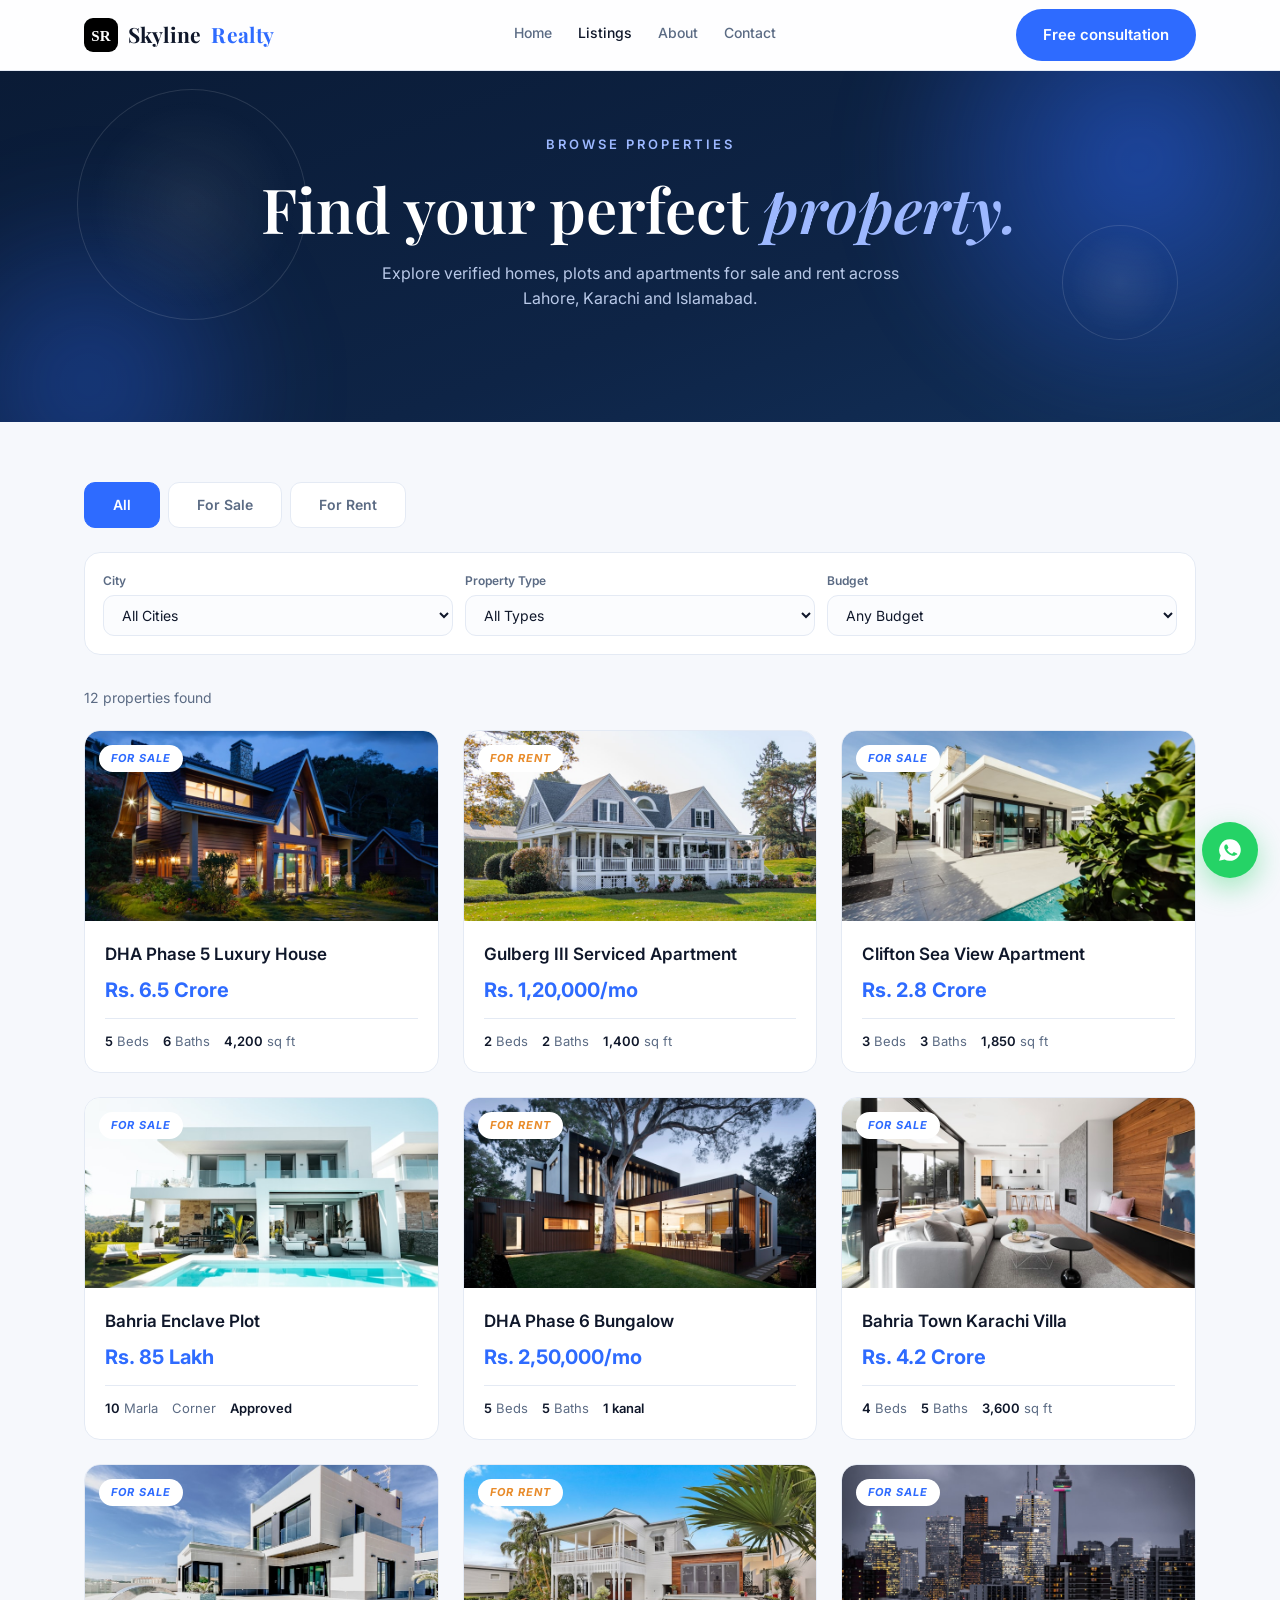
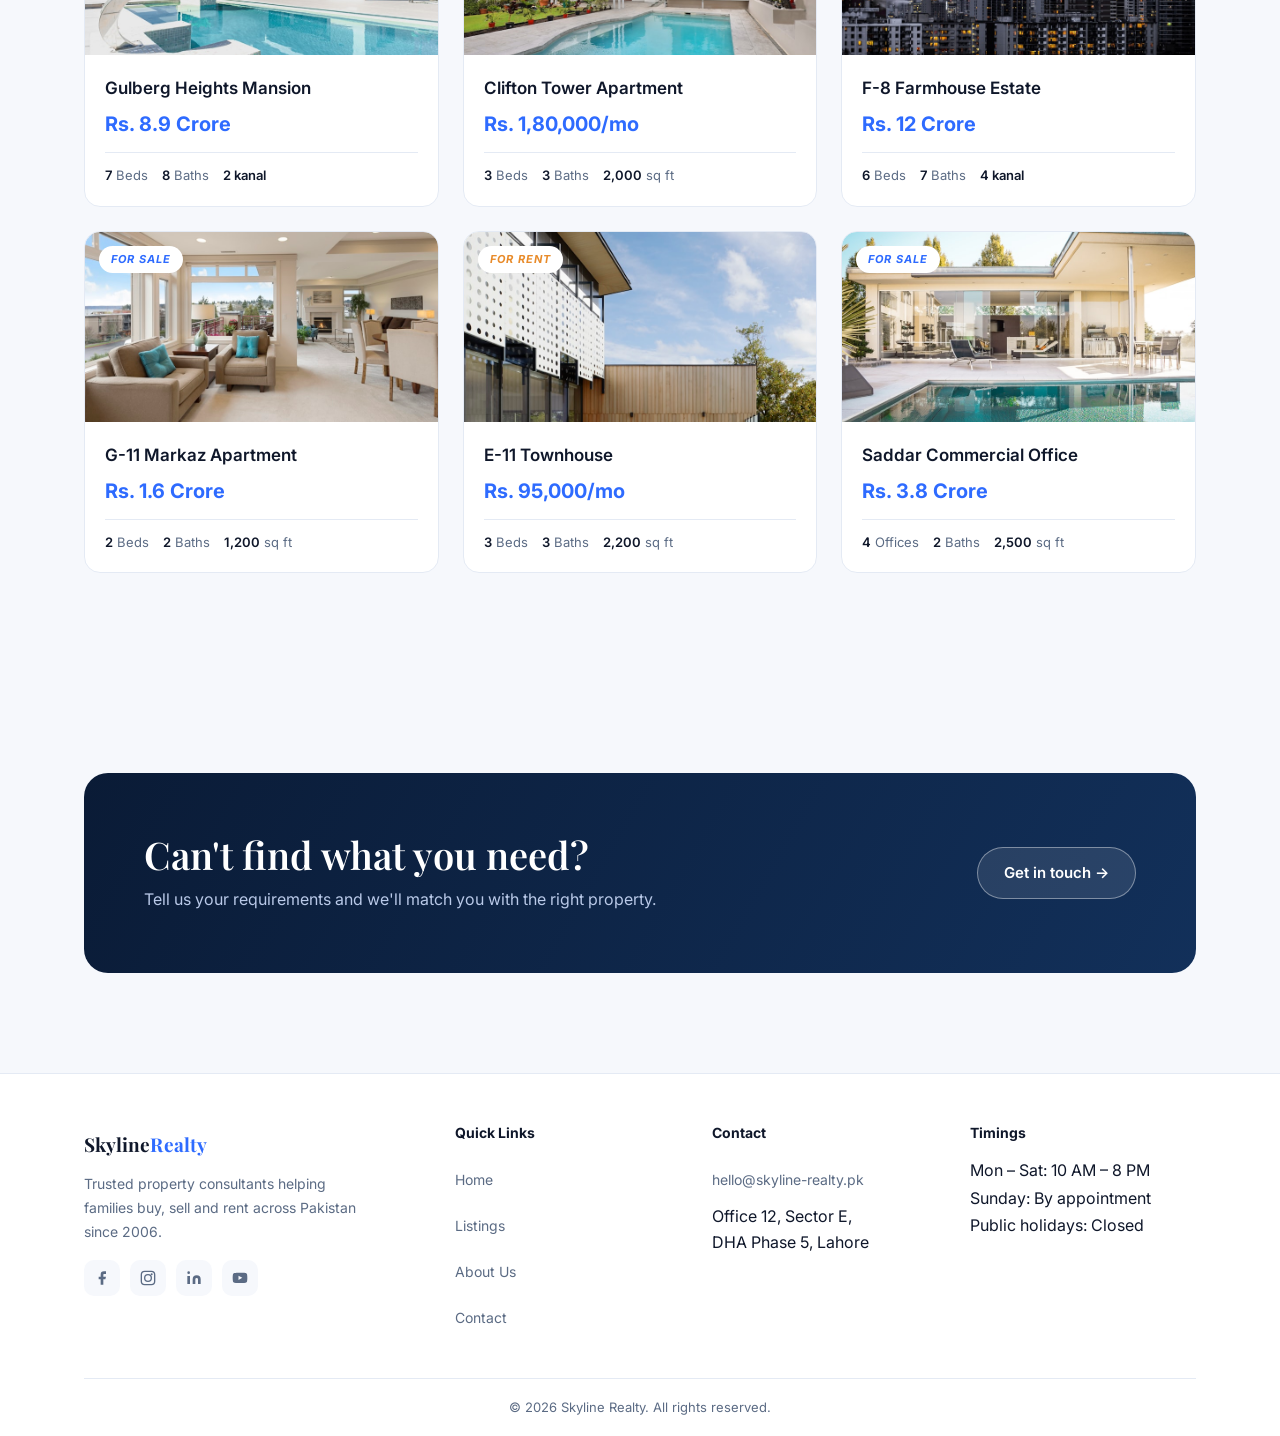
<file: listings.html>
<!DOCTYPE html>
<html lang="en">
<head>
  <meta charset="UTF-8" />
  <meta name="viewport" content="width=device-width, initial-scale=1.0" />
<link rel="icon" type="image/svg+xml" href="/favicon.svg" />
  <title>Property Listings — Skyline Realty</title>
  <meta name="description" content="Browse properties for sale and rent across Lahore, Karachi and Islamabad. Verified listings by Skyline Realty." />
  <link rel="preconnect" href="https://fonts.googleapis.com" />
  <link rel="preconnect" href="https://fonts.gstatic.com" crossorigin />
  <link href="https://fonts.googleapis.com/css2?family=Playfair+Display:wght@500;600;700&family=Inter:wght@400;500;600;700&display=swap" rel="stylesheet" />
  <link rel="stylesheet" href="css/style.css" />
</head>
<body>
<div class="sp" id="sp" aria-hidden="true"></div>
<a class="skip" href="#main">Skip to content</a>

<header>
  <div class="container nav">
    <a class="brand" href="index.html"><svg class="logo" width="34" height="34" viewBox="0 0 34 34" aria-hidden="true"><rect width="34" height="34" rx="9" fill="2E6BFF"/><text x="17" y="23" text-anchor="middle" font-family="Georgia,serif" font-size="15" fill="#fff">SR</text></svg>Skyline<span>Realty</span></a>
    <nav class="nav-links" aria-label="Primary">
      <a href="index.html">Home</a>
      <a href="listings.html" aria-current="page">Listings</a>
      <a href="about.html">About</a>
      <a href="contact.html">Contact</a>
    </nav>
    <a class="btn btn-blue" href="contact.html">Free consultation</a>
    <button class="nav-toggle" aria-label="Toggle navigation" aria-expanded="false">
      <span></span><span></span><span></span>
    </button>
  </div>
</header>

<main id="main">
  <section class="hero" id="top" style="padding:60px 0 80px">
    <div class="hero-fx" aria-hidden="true">
      <div class="glow"></div>
      <div class="glow g2"></div>
      <div class="orb o1"></div>
      <div class="orb o2"></div>
    </div>
    <div class="container">
      <div class="hero-inner">
        <span class="kicker rise" style="--d:.05s">Browse properties</span>
        <h1 class="rise" style="--d:.15s">Find your perfect <em>property.</em></h1>
        <p class="rise" style="--d:.25s">Explore verified homes, plots and apartments for sale and rent across Lahore, Karachi and Islamabad.</p>
      </div>
    </div>
  </section>

  <section style="margin-top:-40px;position:relative;z-index:4">
    <div class="container">
      <div class="listings-tabs reveal" role="tablist">
        <button type="button" class="active" data-mode="all">All</button>
        <button type="button" data-mode="sale">For Sale</button>
        <button type="button" data-mode="rent">For Rent</button>
      </div>

      <div class="filter-bar reveal">
        <div class="field">
          <label for="filter-city">City</label>
          <select id="filter-city">
            <option value="all">All Cities</option>
            <option value="lahore">Lahore</option>
            <option value="karachi">Karachi</option>
            <option value="islamabad">Islamabad</option>
          </select>
        </div>
        <div class="field">
          <label for="filter-type">Property Type</label>
          <select id="filter-type">
            <option value="all">All Types</option>
            <option value="house">House</option>
            <option value="apartment">Apartment</option>
            <option value="plot">Plot</option>
            <option value="commercial">Commercial</option>
          </select>
        </div>
        <div class="field">
          <label for="filter-budget">Budget</label>
          <select id="filter-budget">
            <option value="all">Any Budget</option>
            <option value="under1cr">Under Rs. 1 Crore</option>
            <option value="1to3cr">Rs. 1 – 3 Crore</option>
            <option value="3to7cr">Rs. 3 – 7 Crore</option>
            <option value="over7cr">Rs. 7 Crore+</option>
          </select>
        </div>
      </div>

      <p class="listing-count reveal">12 properties found</p>

      <div class="listing-grid">
        <!-- 1 -->
        <article class="prop reveal" data-mode="sale" data-city="lahore" data-type="house" data-bucket="3to7cr" data-budget="3to7cr">
          <div class="facade"><img src="images/prop-01.jpg" alt="Property photo" loading="lazy"><i class="tag sale">For Sale</i></div>
          <div class="prop-body">
            <h3>DHA Phase 5 Luxury House</h3>
            <div class="price">Rs. 6.5 Crore</div>
            <div class="meta"><span><b>5</b> Beds</span><span><b>6</b> Baths</span><span><b>4,200</b> sq ft</span></div>
          </div>
        </article>
        <!-- 2 -->
        <article class="prop reveal" data-mode="rent" data-city="lahore" data-type="apartment" data-budget="1to3cr">
          <div class="facade"><img src="images/prop-02.jpg" alt="Property photo" loading="lazy"><i class="tag rent">For Rent</i></div>
          <div class="prop-body">
            <h3>Gulberg III Serviced Apartment</h3>
            <div class="price">Rs. 1,20,000/mo</div>
            <div class="meta"><span><b>2</b> Beds</span><span><b>2</b> Baths</span><span><b>1,400</b> sq ft</span></div>
          </div>
        </article>
        <!-- 3 -->
        <article class="prop reveal" data-mode="sale" data-city="karachi" data-type="apartment" data-budget="1to3cr">
          <div class="facade"><img src="images/prop-03.jpg" alt="Property photo" loading="lazy"><i class="tag sale">For Sale</i></div>
          <div class="prop-body">
            <h3>Clifton Sea View Apartment</h3>
            <div class="price">Rs. 2.8 Crore</div>
            <div class="meta"><span><b>3</b> Beds</span><span><b>3</b> Baths</span><span><b>1,850</b> sq ft</span></div>
          </div>
        </article>
        <!-- 4 -->
        <article class="prop reveal" data-mode="sale" data-city="islamabad" data-type="plot" data-budget="under1cr">
          <div class="facade"><img src="images/prop-04.jpg" alt="Property photo" loading="lazy"><i class="tag sale">For Sale</i></div>
          <div class="prop-body">
            <h3>Bahria Enclave Plot</h3>
            <div class="price">Rs. 85 Lakh</div>
            <div class="meta"><span><b>10</b> Marla</span><span>Corner</span><span><b>Approved</b></span></div>
          </div>
        </article>
        <!-- 5 -->
        <article class="prop reveal" data-mode="rent" data-city="lahore" data-type="house" data-budget="3to7cr">
          <div class="facade"><img src="images/prop-05.jpg" alt="Property photo" loading="lazy"><i class="tag rent">For Rent</i></div>
          <div class="prop-body">
            <h3>DHA Phase 6 Bungalow</h3>
            <div class="price">Rs. 2,50,000/mo</div>
            <div class="meta"><span><b>5</b> Beds</span><span><b>5</b> Baths</span><span><b>1 kanal</b></span></div>
          </div>
        </article>
        <!-- 6 -->
        <article class="prop reveal" data-mode="sale" data-city="karachi" data-type="house" data-budget="3to7cr">
          <div class="facade"><img src="images/prop-06.jpg" alt="Property photo" loading="lazy"><i class="tag sale">For Sale</i></div>
          <div class="prop-body">
            <h3>Bahria Town Karachi Villa</h3>
            <div class="price">Rs. 4.2 Crore</div>
            <div class="meta"><span><b>4</b> Beds</span><span><b>5</b> Baths</span><span><b>3,600</b> sq ft</span></div>
          </div>
        </article>
        <!-- 7 -->
        <article class="prop reveal" data-mode="sale" data-city="lahore" data-type="house" data-bucket="over7cr" data-budget="over7cr">
          <div class="facade"><img src="images/prop-07.jpg" alt="Property photo" loading="lazy"><i class="tag sale">For Sale</i></div>
          <div class="prop-body">
            <h3>Gulberg Heights Mansion</h3>
            <div class="price">Rs. 8.9 Crore</div>
            <div class="meta"><span><b>7</b> Beds</span><span><b>8</b> Baths</span><span><b>2 kanal</b></span></div>
          </div>
        </article>
        <!-- 8 -->
        <article class="prop reveal" data-mode="rent" data-city="karachi" data-type="apartment" data-budget="1to3cr">
          <div class="facade"><img src="images/prop-08.jpg" alt="Property photo" loading="lazy"><i class="tag rent">For Rent</i></div>
          <div class="prop-body">
            <h3>Clifton Tower Apartment</h3>
            <div class="price">Rs. 1,80,000/mo</div>
            <div class="meta"><span><b>3</b> Beds</span><span><b>3</b> Baths</span><span><b>2,000</b> sq ft</span></div>
          </div>
        </article>
        <!-- 9 -->
        <article class="prop reveal" data-mode="sale" data-city="islamabad" data-type="house" data-budget="over7cr">
          <div class="facade"><img src="images/prop-09.jpg" alt="Property photo" loading="lazy"><i class="tag sale">For Sale</i></div>
          <div class="prop-body">
            <h3>F-8 Farmhouse Estate</h3>
            <div class="price">Rs. 12 Crore</div>
            <div class="meta"><span><b>6</b> Beds</span><span><b>7</b> Baths</span><span><b>4 kanal</b></span></div>
          </div>
        </article>
        <!-- 10 -->
        <article class="prop reveal" data-mode="sale" data-city="islamabad" data-type="apartment" data-budget="1to3cr">
          <div class="facade"><img src="images/prop-10.jpg" alt="Property photo" loading="lazy"><i class="tag sale">For Sale</i></div>
          <div class="prop-body">
            <h3>G-11 Markaz Apartment</h3>
            <div class="price">Rs. 1.6 Crore</div>
            <div class="meta"><span><b>2</b> Beds</span><span><b>2</b> Baths</span><span><b>1,200</b> sq ft</span></div>
          </div>
        </article>
        <!-- 11 -->
        <article class="prop reveal" data-mode="rent" data-city="islamabad" data-type="house" data-budget="1to3cr">
          <div class="facade"><img src="images/prop-11.jpg" alt="Property photo" loading="lazy"><i class="tag rent">For Rent</i></div>
          <div class="prop-body">
            <h3>E-11 Townhouse</h3>
            <div class="price">Rs. 95,000/mo</div>
            <div class="meta"><span><b>3</b> Beds</span><span><b>3</b> Baths</span><span><b>2,200</b> sq ft</span></div>
          </div>
        </article>
        <!-- 12 -->
        <article class="prop reveal" data-mode="sale" data-city="karachi" data-type="commercial" data-budget="3to7cr">
          <div class="facade"><img src="images/prop-12.jpg" alt="Property photo" loading="lazy"><i class="tag sale">For Sale</i></div>
          <div class="prop-body">
            <h3>Saddar Commercial Office</h3>
            <div class="price">Rs. 3.8 Crore</div>
            <div class="meta"><span><b>4</b> Offices</span><span><b>2</b> Baths</span><span><b>2,500</b> sq ft</span></div>
          </div>
        </article>
      </div>
    </div>
  </section>

  <section>
    <div class="container">
      <div class="cta-band reveal">
        <div>
          <h2>Can't find what you need?</h2>
          <p>Tell us your requirements and we'll match you with the right property.</p>
        </div>
        <a class="btn btn-line" style="background:rgba(255,255,255,.1);border-color:rgba(255,255,255,.4);color:#fff" href="contact.html">Get in touch →</a>
      </div>
    </div>
  </section>
</main>

<footer class="site-footer">
  <div class="container">
    <div class="footer-grid">
      <div class="footer-brand">
        <a class="brand" href="index.html">Skyline<span>Realty</span></a>
        <p>Trusted property consultants helping families buy, sell and rent across Pakistan since 2006.</p>
        <div class="footer-social">
          <a href="#" aria-label="Facebook"><svg width="16" height="16" fill="currentColor" viewBox="0 0 24 24"><path d="M18 2h-3a5 5 0 0 0-5 5v3H7v4h3v8h4v-8h3l1-4h-4V7a1 1 0 0 1 1-1h3z"/></svg></a>
          <a href="#" aria-label="Instagram"><svg width="16" height="16" fill="none" stroke="currentColor" stroke-width="2" viewBox="0 0 24 24"><rect x="2" y="2" width="20" height="20" rx="5"/><circle cx="12" cy="12" r="5"/><circle cx="17.5" cy="6.5" r="1.5" fill="currentColor" stroke="none"/></svg></a>
          <a href="#" aria-label="LinkedIn"><svg width="16" height="16" fill="currentColor" viewBox="0 0 24 24"><path d="M16 8a6 6 0 0 1 6 6v7h-4v-7a2 2 0 0 0-4 0v7h-4v-7a6 6 0 0 1 6-6zM2 9h4v12H2zM4 2a2 2 0 1 1 0 4 2 2 0 0 1 0-4z"/></svg></a>
          <a href="#" aria-label="YouTube"><svg width="16" height="16" fill="currentColor" viewBox="0 0 24 24"><path d="M22.54 6.42a2.78 2.78 0 0 0-1.94-2C18.88 4 12 4 12 4s-6.88 0-8.6.46a2.78 2.78 0 0 0-1.94 2A29 29 0 0 0 1 11.75a29 29 0 0 0 .46 5.33A2.78 2.78 0 0 0 3.4 19.1c1.72.46 8.6.46 8.6.46s6.88 0 8.6-.46a2.78 2.78 0 0 0 1.94-2 29 29 0 0 0 .46-5.25 29 29 0 0 0-.46-5.43zM9.75 15.02V8.48l5.75 3.27-5.75 3.27z"/></svg></a>
        </div>
      </div>
      <div class="footer-col">
        <h4>Quick Links</h4>
        <ul>
          <li><a href="index.html">Home</a></li>
          <li><a href="listings.html">Listings</a></li>
          <li><a href="about.html">About Us</a></li>
          <li><a href="contact.html">Contact</a></li>
        </ul>
      </div>
      <div class="footer-col">
        <h4>Contact</h4>
        <ul>
          <li><a href="mailto:hello@skyline-realty.pk">hello@skyline-realty.pk</a></li>
          <li>Office 12, Sector E,<br/>DHA Phase 5, Lahore</li>
        </ul>
      </div>
      <div class="footer-col">
        <h4>Timings</h4>
        <ul>
          <li>Mon – Sat: 10 AM – 8 PM</li>
          <li>Sunday: By appointment</li>
          <li>Public holidays: Closed</li>
        </ul>
      </div>
    </div>
    <div class="footer-bottom">© 2026 Skyline Realty. All rights reserved.</div>
  </div>
</footer>

<a class="wa" href="contact.html" target="_blank" rel="noopener" aria-label="Chat on WhatsApp">
  <svg width="26" height="26" viewBox="0 0 24 24" fill="currentColor" aria-hidden="true"><path d="M12 2a10 10 0 0 0-8.6 15.1L2 22l5-1.3A10 10 0 1 0 12 2zm5.5 14.1c-.2.6-1.2 1.2-1.7 1.2-.5.1-1 .2-3.3-.7-2.8-1.1-4.6-4-4.7-4.2-.1-.2-1.1-1.5-1.1-2.9s.7-2 1-2.3c.2-.3.5-.3.7-.3h.5c.2 0 .4 0 .6.5l.9 2.1c.1.2.1.4 0 .6l-.5.7-.4.4c-.1.1-.3.3-.1.6.2.3.8 1.3 1.7 2.1 1.2 1.1 2.2 1.4 2.5 1.5.3.2.5.1.7-.1l1-1.2c.2-.3.4-.2.7-.1l2 1c.3.1.5.2.6.3.1.1.1.8-.1 1.3z"/></svg>
</a>

<script src="js/main.js"></script>
</body>
</html>
</file>
<file: css/style.css>
/* ================================================================
   Skyline Realty — Multi-Page Stylesheet
   ================================================================ */

:root {
  --navy: #0A1B36;
  --navy-2: #0E2446;
  --blue: #2E6BFF;
  --blue-dark: #1D4FD8;
  --blue-soft: #E8EFFF;
  --ink: #0F172A;
  --muted: #5B6B84;
  --bg: #F6F8FC;
  --card: #fff;
  --line: #E4EAF4;
  --serif: "Playfair Display", Georgia, serif;
  --sans: "Inter", system-ui, sans-serif;
}

*, *::before, *::after { margin: 0; padding: 0; box-sizing: border-box; }
html { scroll-behavior: smooth; }
body { font-family: var(--sans); color: var(--ink); background: var(--bg); line-height: 1.6; -webkit-font-smoothing: antialiased; }
::selection { background: var(--blue); color: #fff; }
a { color: inherit; }
img { max-width: 100%; display: block; }

/* ---- Utilities ---- */
.container { max-width: 1160px; margin: 0 auto; padding: 0 24px; }
.skip { position: absolute; left: -999px; top: 0; background: var(--blue); color: #fff; padding: 12px 20px; z-index: 200; font-weight: 600; border-radius: 0 0 12px 0; }
.skip:focus { left: 0; }
.sr-only { position: absolute; width: 1px; height: 1px; padding: 0; margin: -1px; overflow: hidden; clip: rect(0,0,0,0); border: 0; }

/* ---- Buttons ---- */
.btn {
  display: inline-flex; align-items: center; gap: 8px;
  padding: 13px 26px; border-radius: 999px; font-weight: 600; font-size: 15px;
  text-decoration: none; border: 1px solid transparent; cursor: pointer;
  font-family: var(--sans); transition: transform .15s, box-shadow .2s, background .2s;
}
.btn:active { transform: scale(.97); }
.btn-blue { background: var(--blue); color: #fff; }
.btn-blue:hover { background: var(--blue-dark); box-shadow: 0 10px 28px rgba(46,107,255,.35); }
.btn-line { border-color: var(--line); background: #fff; color: var(--ink); }
.btn-line:hover { border-color: var(--ink); }
.btn-sm { padding: 10px 20px; font-size: 13px; }

/* ---- Header ---- */
header {
  position: sticky; top: 0; z-index: 100;
  background: rgba(255,255,255,.85); backdrop-filter: blur(14px);
  border-bottom: 1px solid var(--line);
}
.nav { display: flex; align-items: center; justify-content: space-between; height: 70px; }
.brand { font-family: var(--serif); font-size: 21px; font-weight: 700; text-decoration: none; letter-spacing: .2px; display: inline-block; padding: 11px 0; line-height: 1.3; }
.brand span { color: var(--blue); }
.nav-links { display: flex; gap: 26px; align-items: center; }
.nav-links a { text-decoration: none; font-size: 14px; font-weight: 500; color: var(--muted); transition: color .2s; }
.nav-links a:hover, .nav-links a[aria-current="page"] { color: var(--ink); }
.nav-toggle { display: none; background: none; border: none; cursor: pointer; padding: 8px; }
.nav-toggle span { display: block; width: 22px; height: 2px; background: var(--ink); margin: 5px 0; transition: .3s; }

/* ---- Hero ---- */
.hero {
  background: linear-gradient(160deg, var(--navy) 0%, var(--navy-2) 60%, #12305A 100%);
  color: #fff; padding: 80px 0 120px; position: relative; overflow: hidden;
}
.hero .glow {
  position: absolute; width: 50vmax; height: 50vmax; right: -14vmax; top: -18vmax;
  border-radius: 50%; background: radial-gradient(circle, rgba(46,107,255,.5), transparent 60%);
  filter: blur(30px); pointer-events: none;
}
.hero .glow.g2 {
  right: auto; left: -12vmax; top: auto; bottom: -16vmax;
  width: 38vmax; height: 38vmax;
  background: radial-gradient(circle, rgba(46,107,255,.35), transparent 60%);
  filter: blur(40px);
}
.hero-inner { position: relative; z-index: 2; text-align: center; max-width: 820px; margin: 0 auto; }
.hero .kicker { font-size: 13px; letter-spacing: 3px; text-transform: uppercase; color: #9DB8FF; font-weight: 600; }
.hero h1 { font-family: var(--serif); font-size: clamp(38px, 6vw, 62px); font-weight: 600; line-height: 1.1; margin: 18px 0; text-wrap: balance; }
.hero h1 em { font-style: italic; color: #9DB8FF; }
.hero p { color: #B9C9E8; max-width: 560px; margin: 0 auto 30px; font-size: 16px; }

/* ---- Search Card ---- */
.search {
  background: #fff; color: var(--ink); border-radius: 20px; padding: 18px;
  box-shadow: 0 30px 70px rgba(6,18,42,.5); text-align: left; position: relative; z-index: 2;
}
.search .tabs { display: flex; gap: 8px; margin-bottom: 14px; }
.search .tabs button {
  flex: 1; min-height: 46px; padding: 11px; border-radius: 11px; border: 1px solid var(--line);
  background: #fff; font-weight: 600; font-size: 14px; cursor: pointer;
  font-family: var(--sans); color: var(--muted); transition: background .2s, color .2s, border-color .2s;
}
.search .tabs button.active { background: var(--blue); border-color: var(--blue); color: #fff; }
.search form { display: grid; grid-template-columns: 2fr 1fr 1fr auto; gap: 12px; }
.search label { font-size: 12px; font-weight: 600; color: var(--muted); display: block; margin-bottom: 5px; }
.search select, .search input {
  width: 100%; padding: 12px 14px; border: 1px solid var(--line); border-radius: 11px;
  font-size: 14px; font-family: var(--sans); background: #FBFCFE; color: var(--ink);
}
.search select:focus, .search input:focus { outline: none; border-color: var(--blue); }
.search .btn { justify-self: end; align-self: end; }

.trust-chips { display: flex; gap: 10px; justify-content: center; flex-wrap: wrap; margin-top: 24px; }
.trust-chips span { font-size: 13px; color: #C6D3EF; border: 1px solid rgba(255,255,255,.18); padding: 7px 16px; border-radius: 999px; background: rgba(255,255,255,.05); }

/* ---- Stats ---- */
.stats { border-bottom: 1px solid var(--line); background: #fff; }
.stats-grid { display: grid; grid-template-columns: repeat(4, 1fr); gap: 24px; padding: 44px 0; text-align: center; }
.stat strong { font-family: var(--serif); font-size: 38px; font-weight: 700; color: var(--navy); display: block; }
.stat span { font-size: 13px; color: var(--muted); }

/* ---- Sections ---- */
section { padding: clamp(64px, 8vw, 100px) 0; }
.sec-head { max-width: 640px; margin-bottom: 48px; }
.sec-head .kicker { font-size: 12px; font-weight: 700; letter-spacing: 3px; text-transform: uppercase; color: var(--blue); }
.sec-head h2 { font-family: var(--serif); font-size: clamp(30px, 4vw, 42px); font-weight: 600; line-height: 1.15; margin-top: 12px; text-wrap: balance; }
.sec-head p { color: var(--muted); margin-top: 12px; }
.alt { background: #fff; }

/* ---- Property Facade Art ---- */
.facade { position: relative; height: 190px; overflow: hidden; border-radius: 14px 14px 0 0; background: var(--surface); }
.facade img { width: 100%; height: 100%; object-fit: cover; display: block; }
.facade.sky { background: linear-gradient(180deg, #2E5BFF, #0E2446); }
.facade.dusk { background: linear-gradient(180deg, #5B7CFF, #7A5BFF); }
.facade.lake { background: linear-gradient(180deg, #0E7CD1, #0E4B7A); }
.facade.gold { background: linear-gradient(180deg, #C97B3D, #6B3A1E); }
.facade.wood { background: linear-gradient(180deg, #8B6B4A, #4A3A28); }
.facade.sand { background: linear-gradient(180deg, #D8B26A, #8A6A3A); }
.facade .win { position: absolute; inset: 0; background: repeating-linear-gradient(90deg, transparent 0 26px, rgba(255,255,255,.16) 26px 30px); }
.facade .win2 { position: absolute; inset: 0; background: repeating-linear-gradient(0deg, transparent 0 26px, rgba(255,255,255,.13) 26px 30px); }
.facade .lights { position: absolute; width: 8px; height: 8px; border-radius: 2px; background: #FFE9A8; box-shadow: 0 0 8px #FFE9A8; opacity: .85; }
.facade .tagline { position: absolute; left: 16px; bottom: 14px; font-size: 11px; font-weight: 700; letter-spacing: 1px; text-transform: uppercase; color: #fff; background: rgba(0,0,0,.28); padding: 5px 12px; border-radius: 8px; backdrop-filter: blur(6px); }

/* ---- Listing Cards ---- */
.listing-grid { display: grid; grid-template-columns: repeat(3, 1fr); gap: 24px; }
.prop {
  background: #fff; border: 1px solid var(--line); border-radius: 16px;
  overflow: hidden; transition: transform .2s, box-shadow .2s;
}
.prop:hover { transform: translateY(-5px); box-shadow: 0 24px 50px rgba(15,23,42,.12); }
.prop-body { padding: 20px; }
.prop-body h3 { font-size: 17px; font-weight: 600; }
.price { font-size: 20px; font-weight: 700; color: var(--blue); margin: 6px 0 12px; }
.meta { display: flex; gap: 14px; font-size: 13px; color: var(--muted); border-top: 1px solid var(--line); padding-top: 12px; flex-wrap: wrap; }
.meta b { color: var(--ink); font-weight: 600; }
.prop .tag {
  position: absolute; top: 14px; left: 14px; z-index: 2; font-size: 11px; font-weight: 700;
  text-transform: uppercase; letter-spacing: 1px; padding: 5px 12px; border-radius: 999px;
}
.tag.sale { background: #fff; color: var(--blue); }
.tag.rent { background: #fff; color: #E88B2A; }

/* ---- Filter bar (listings page) ---- */
.filter-bar {
  background: #fff; border: 1px solid var(--line); border-radius: 16px;
  padding: 18px; margin-bottom: 32px; display: flex; gap: 12px; flex-wrap: wrap; align-items: flex-end;
}
.filter-bar .field { flex: 1; min-width: 160px; }
.filter-bar label { font-size: 12px; font-weight: 600; color: var(--muted); display: block; margin-bottom: 5px; }
.filter-bar select {
  width: 100%; padding: 10px 14px; border: 1px solid var(--line); border-radius: 11px;
  font-size: 14px; font-family: var(--sans); background: #FBFCFE; color: var(--ink);
}
.filter-bar select:focus { outline: none; border-color: var(--blue); }

/* Buy/Rent tabs for listings page */
.listings-tabs { display: flex; gap: 8px; margin-bottom: 24px; }
.listings-tabs button {
  min-height: 46px; padding: 13px 28px; border-radius: 11px; border: 1px solid var(--line);
  background: #fff; font-weight: 600; font-size: 14px; cursor: pointer;
  font-family: var(--sans); color: var(--muted); transition: background .2s, color .2s, border-color .2s;
}
.listings-tabs button.active { background: var(--blue); border-color: var(--blue); color: #fff; }
.listings-tabs button:hover:not(.active) { border-color: var(--muted); }
.listing-count { font-size: 14px; color: var(--muted); margin-bottom: 20px; }

/* ---- Why Us ---- */
.why-grid { display: grid; grid-template-columns: repeat(4, 1fr); gap: 24px; }
.why { background: #fff; border: 1px solid var(--line); border-radius: 16px; padding: 26px; }
.why .ic {
  width: 46px; height: 46px; display: flex; align-items: center; justify-content: center;
  background: var(--blue-soft); border-radius: 12px; font-size: 20px; margin-bottom: 14px;
}
.why h3 { font-size: 16px; margin-bottom: 8px; }
.why p { font-size: 13px; color: var(--muted); }

/* ---- Process Steps ---- */
.steps { display: grid; grid-template-columns: repeat(4, 1fr); gap: 24px; counter-reset: st; }
.step { background: var(--bg); border: 1px solid var(--line); border-radius: 16px; padding: 26px; position: relative; }
.step::before { counter-increment: st; content: "0" counter(st); font-family: var(--serif); font-weight: 700; font-size: 16px; color: var(--blue); display: block; margin-bottom: 14px; }
.step h3 { font-size: 16px; margin-bottom: 8px; }
.step p { font-size: 13px; color: var(--muted); }

/* ---- Testimonials ---- */
.tst-grid { display: grid; grid-template-columns: repeat(3, 1fr); gap: 24px; }
.tst { background: #fff; border: 1px solid var(--line); border-radius: 16px; padding: 26px; }
.tst .stars { color: #F5A623; margin-bottom: 12px; letter-spacing: 2px; }
.tst p { font-size: 14px; color: var(--muted); font-style: italic; }
.tst .who { margin-top: 16px; font-size: 14px; font-weight: 600; }
.tst .who span { display: block; font-weight: 400; color: var(--muted); font-size: 12px; }

/* ---- CTA Band ---- */
.cta-band {
  background: linear-gradient(120deg, var(--navy), #12305A); border-radius: 24px;
  color: #fff; padding: clamp(36px, 5vw, 60px);
  display: flex; align-items: center; justify-content: space-between; gap: 28px; flex-wrap: wrap;
}
.cta-band h2 { font-family: var(--serif); font-size: clamp(26px, 3.6vw, 38px); font-weight: 600; line-height: 1.15; }
.cta-band p { color: #B9C9E8; margin-top: 10px; }

/* ---- About Page ---- */
.about-story { display: grid; grid-template-columns: 1fr 1fr; gap: 48px; align-items: center; }
.about-story .text h2 { font-family: var(--serif); font-size: clamp(28px, 4vw, 40px); font-weight: 600; line-height: 1.15; margin-bottom: 16px; }
.about-story .text p { color: var(--muted); margin-bottom: 14px; font-size: 15px; }
.about-visual {
  background: linear-gradient(160deg, var(--navy), #12305A); border-radius: 20px;
  padding: 48px; color: #fff; text-align: center; min-height: 320px;
  display: flex; flex-direction: column; align-items: center; justify-content: center;
}
.about-visual .big-num { font-family: var(--serif); font-size: 72px; font-weight: 700; line-height: 1; }
.about-visual .big-label { font-size: 16px; color: #B9C9E8; margin-top: 8px; }
.values-grid { display: grid; grid-template-columns: repeat(3, 1fr); gap: 24px; }
.value-card { background: #fff; border: 1px solid var(--line); border-radius: 16px; padding: 28px; }
.value-card .ic { width: 50px; height: 50px; display: flex; align-items: center; justify-content: center; background: var(--blue-soft); border-radius: 14px; font-size: 22px; margin-bottom: 16px; }
.value-card h3 { font-size: 17px; margin-bottom: 8px; }
.value-card p { font-size: 13px; color: var(--muted); }

/* ---- Team ---- */
.team-grid { display: grid; grid-template-columns: repeat(4, 1fr); gap: 24px; }
.team-card { background: #fff; border: 1px solid var(--line); border-radius: 16px; padding: 28px; text-align: center; }
.team-avatar {
  width: 72px; height: 72px; border-radius: 50%; background: var(--blue);
  color: #fff; display: flex; align-items: center; justify-content: center;
  font-family: var(--serif); font-size: 24px; font-weight: 700; margin: 0 auto 14px;
}
.team-card h3 { font-size: 16px; margin-bottom: 4px; }
.team-card .role { font-size: 13px; color: var(--muted); }

/* ---- Awards/Trust Band ---- */
.awards-band { display: flex; gap: 32px; justify-content: center; flex-wrap: wrap; padding: 40px 0; }
.award-item { display: flex; align-items: center; gap: 12px; }
.award-icon {
  width: 44px; height: 44px; border-radius: 12px; background: var(--blue-soft);
  display: flex; align-items: center; justify-content: center; font-size: 18px;
}
.award-item .award-text { font-size: 13px; font-weight: 600; color: var(--ink); }
.award-item .award-sub { font-size: 11px; color: var(--muted); }

/* ---- Contact Page ---- */
.contact-grid { display: grid; grid-template-columns: 1.2fr 1fr; gap: 36px; }
.contact-form { background: #fff; border: 1px solid var(--line); border-radius: 20px; padding: 32px; }
.contact-form h3 { font-family: var(--serif); font-size: 22px; margin-bottom: 20px; }
.form-group { margin-bottom: 16px; }
.form-group label { font-size: 13px; font-weight: 600; color: var(--muted); display: block; margin-bottom: 6px; }
.form-group input, .form-group select, .form-group textarea {
  width: 100%; padding: 12px 14px; border: 1px solid var(--line); border-radius: 11px;
  font-size: 14px; font-family: var(--sans); background: #FBFCFE; color: var(--ink);
  transition: border-color .2s;
}
.form-group input:focus, .form-group select:focus, .form-group textarea:focus { outline: none; border-color: var(--blue); }
.form-group textarea { resize: vertical; min-height: 100px; }
.form-group .error { color: #E53E3E; font-size: 12px; margin-top: 4px; display: none; }
.form-group.has-error input, .form-group.has-error select, .form-group.has-error textarea { border-color: #E53E3E; }
.form-group.has-error .error { display: block; }

.contact-info { display: flex; flex-direction: column; gap: 20px; }
.info-card { background: #fff; border: 1px solid var(--line); border-radius: 16px; padding: 24px; }
.info-card h4 { font-size: 15px; font-weight: 600; margin-bottom: 12px; display: flex; align-items: center; gap: 8px; }
.info-card p { font-size: 14px; color: var(--muted); line-height: 1.7; }
.info-card a { color: var(--blue); text-decoration: none; }
.info-card a:hover { text-decoration: underline; }

/* FAQ */
.faq-list { max-width: 800px; margin-top: 48px; }
.faq-item { border-bottom: 1px solid var(--line); }
.faq-item summary {
  padding: 18px 0; font-size: 15px; font-weight: 600; cursor: pointer;
  list-style: none; display: flex; justify-content: space-between; align-items: center;
}
.faq-item summary::after { content: "+"; font-size: 20px; color: var(--blue); transition: transform .2s; }
.faq-item[open] summary::after { transform: rotate(45deg); }
.faq-item summary::-webkit-details-marker { display: none; }
.faq-item .faq-answer { padding: 0 0 18px; font-size: 14px; color: var(--muted); line-height: 1.7; }

/* ---- Marquee ---- */
.marquee {
  overflow: hidden; background: var(--navy); color: #C6D3EF; padding: 14px 0;
  position: relative; z-index: 3; border-bottom: 1px solid rgba(255,255,255,.08);
}
.marquee-track { display: flex; gap: 48px; width: max-content; animation: scrollX 30s linear infinite; }
.marquee span {
  font-size: 13px; font-weight: 600; letter-spacing: 2px; text-transform: uppercase;
  white-space: nowrap; display: flex; align-items: center; gap: 48px; color: #8FA7D8;
}
.marquee span::after { content: "✧"; color: var(--blue); font-size: 12px; }
@keyframes scrollX { to { transform: translateX(-50%); } }

/* ---- Cursor Spotlight ---- */
.spot { position: relative; }
.spot::before {
  content: ""; position: absolute; inset: 0; border-radius: inherit; pointer-events: none;
  opacity: 0; transition: opacity .3s;
  background: radial-gradient(340px circle at var(--mx, 50%) var(--my, 50%), rgba(255,255,255,.8), transparent 45%);
  z-index: 1;
}
.spot:hover::before { opacity: .14; }

/* ---- Hero Entrance ---- */
.hero .rise { opacity: 0; animation: rise .7s cubic-bezier(.22, 1, .36, 1) forwards; animation-delay: var(--d, 0s); }
@keyframes rise { from { opacity: 0; transform: translateY(26px); } to { opacity: 1; transform: none; } }

/* ---- Hero Parallax + Orbs ---- */
.hero-fx { position: absolute; inset: 0; pointer-events: none; will-change: transform; }
.hero-fx .glow { will-change: transform; }
.orb {
  position: absolute; border-radius: 50%;
  background: radial-gradient(circle, rgba(255,255,255,.07), transparent 65%);
  border: 1px solid rgba(255,255,255,.12);
}
.hero-fx .orb.o1 { width: 18vmax; height: 18vmax; left: 6vmax; bottom: 8vmax; animation: bob 9s ease-in-out infinite; }
.hero-fx .orb.o2 { width: 9vmax; height: 9vmax; right: 8vmax; top: 12vmax; animation: bob 7s ease-in-out 1.4s infinite; }
@keyframes bob { 0%, 100% { transform: translateY(0); } 50% { transform: translateY(-18px); } }

/* ---- Reveal ---- */
.reveal { opacity: 0; transform: translateY(20px); transition: opacity .6s ease, transform .6s ease; }
.reveal.in { opacity: 1; transform: none; }

/* ---- Focus Visible ---- */
:focus-visible { outline: 3px solid var(--blue); outline-offset: 2px; border-radius: 4px; }

/* ---- Scroll Progress ---- */
.sp {
  position: fixed; top: 0; left: 0; height: 3px; width: 0; z-index: 999;
  background: linear-gradient(90deg, var(--blue), #8FB2FF);
  box-shadow: 0 0 12px rgba(46,107,255,.55);
}

/* ---- WhatsApp FAB ---- */
.wa {
  position: fixed; right: 22px; bottom: 22px; z-index: 150; width: 56px; height: 56px;
  border-radius: 50%; background: #25D366; display: flex; align-items: center; justify-content: center;
  color: #fff; box-shadow: 0 10px 28px rgba(37,211,102,.4); text-decoration: none;
  transition: transform .2s;
}
.wa:hover { transform: scale(1.08); }

/* ---- Footer ---- */
.site-footer { border-top: 1px solid var(--line); background: #fff; padding: 48px 0 0; }
.footer-grid { display: grid; grid-template-columns: 1.5fr 1fr 1fr 1fr; gap: 32px; }
.footer-brand .brand { font-size: 19px; display: inline-block; margin-bottom: 6px; padding: 10px 0; line-height: 1.3; }
.footer-brand p { font-size: 14px; color: var(--muted); line-height: 1.7; max-width: 280px; }
.footer-col h4 { font-size: 14px; font-weight: 700; margin-bottom: 14px; color: var(--ink); }
.footer-col ul { list-style: none; }
.footer-col li { margin-bottom: 2px; }
.footer-col a { font-size: 14px; color: var(--muted); text-decoration: none; transition: color .2s; display: inline-flex; align-items: center; min-height: 44px; }
.footer-col a:hover { color: var(--blue); }
.footer-social { display: flex; gap: 10px; margin-top: 16px; }
.footer-social a {
  width: 36px; height: 36px; border-radius: 10px; background: var(--bg);
  display: flex; align-items: center; justify-content: center; color: var(--muted);
  text-decoration: none; transition: background .2s, color .2s;
}
.footer-social a:hover { background: var(--blue); color: #fff; }
.footer-bottom {
  border-top: 1px solid var(--line); margin-top: 36px; padding: 18px 0;
  text-align: center; font-size: 13px; color: var(--muted);
}

/* ---- Reduced Motion ---- */
@media (prefers-reduced-motion: reduce) {
  html { scroll-behavior: auto; }
  .reveal { opacity: 1; transform: none; transition: none; }
  .hero .rise { opacity: 1; transform: none; animation: none; }
  .hero-fx, .marquee-track, .orb { animation: none !important; transform: none !important; }
  .spot::before { display: none; }
  .marquee-track { animation: none !important; }
}

/* ---- Responsive ---- */
@media (max-width: 960px) {
  .search form { grid-template-columns: 1fr 1fr; }
  .listing-grid, .why-grid, .steps, .tst-grid { grid-template-columns: 1fr 1fr; }
  .about-story { grid-template-columns: 1fr; }
  .values-grid { grid-template-columns: 1fr 1fr; }
  .team-grid { grid-template-columns: 1fr 1fr; }
  .contact-grid { grid-template-columns: 1fr; }
  .footer-grid { grid-template-columns: 1fr 1fr; }
  .nav-links { display: none; }
  .container > .btn { display: none; }
  .nav-links.open { display: flex; flex-direction: column; position: absolute; top: 70px; left: 0; right: 0; background: #fff; padding: 20px 24px; border-bottom: 1px solid var(--line); box-shadow: 0 10px 30px rgba(0,0,0,.08); z-index: 99; }
  .nav-toggle { display: block; }
}
@media (max-width: 600px) {
  .stats-grid, .listing-grid, .why-grid, .steps, .tst-grid, .values-grid, .team-grid { grid-template-columns: 1fr; }
  .search form { grid-template-columns: 1fr; }
  .search .btn { justify-self: stretch; width: 100%; }
  .cta-band { flex-direction: column; text-align: center; }
  .footer-grid { grid-template-columns: 1fr; }
  .filter-bar { flex-direction: column; }
  .filter-bar .field { min-width: auto; }
  .awards-band { flex-direction: column; align-items: center; }
}

/* header logo + entrance animation (portfolio polish) */
header{animation:navIn .7s cubic-bezier(.2,.7,.2,1) both}
@keyframes navIn{from{transform:translateY(-100%);opacity:0}to{transform:none;opacity:1}}
.brand{display:flex;align-items:center;gap:10px}
.brand .logo{width:34px;height:34px;flex:none;animation:logoPop .6s .25s cubic-bezier(.34,1.56,.64,1) both}
.logo{animation:logoPop .6s .25s cubic-bezier(.34,1.56,.64,1) both}
@keyframes logoPop{from{opacity:0;transform:scale(.4) rotate(-14deg)}to{opacity:1;transform:none}}
.nav-links a{position:relative;padding-bottom:3px}
.nav-links a::after{content:"";position:absolute;left:0;bottom:0;width:0;height:1px;background:currentColor;transition:width .3s ease}
.nav-links a:hover::after{width:100%}
</file>
